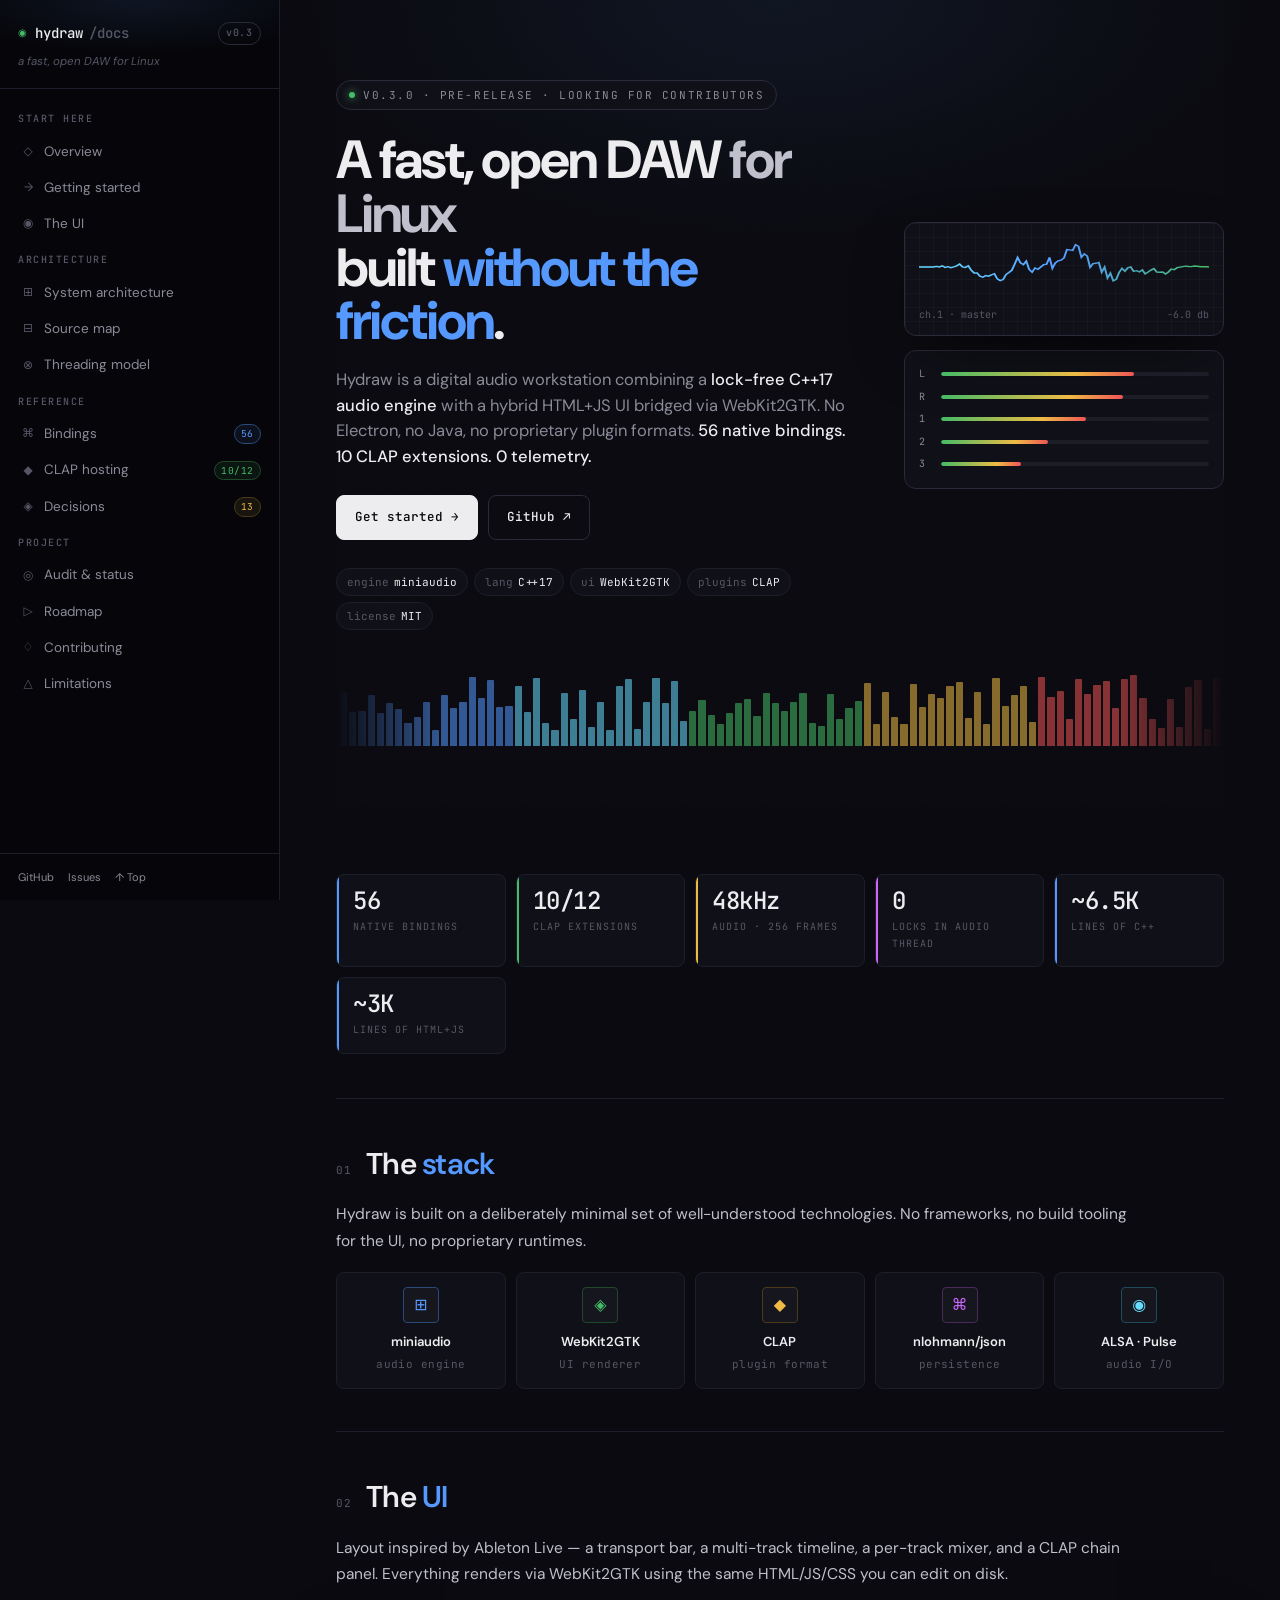
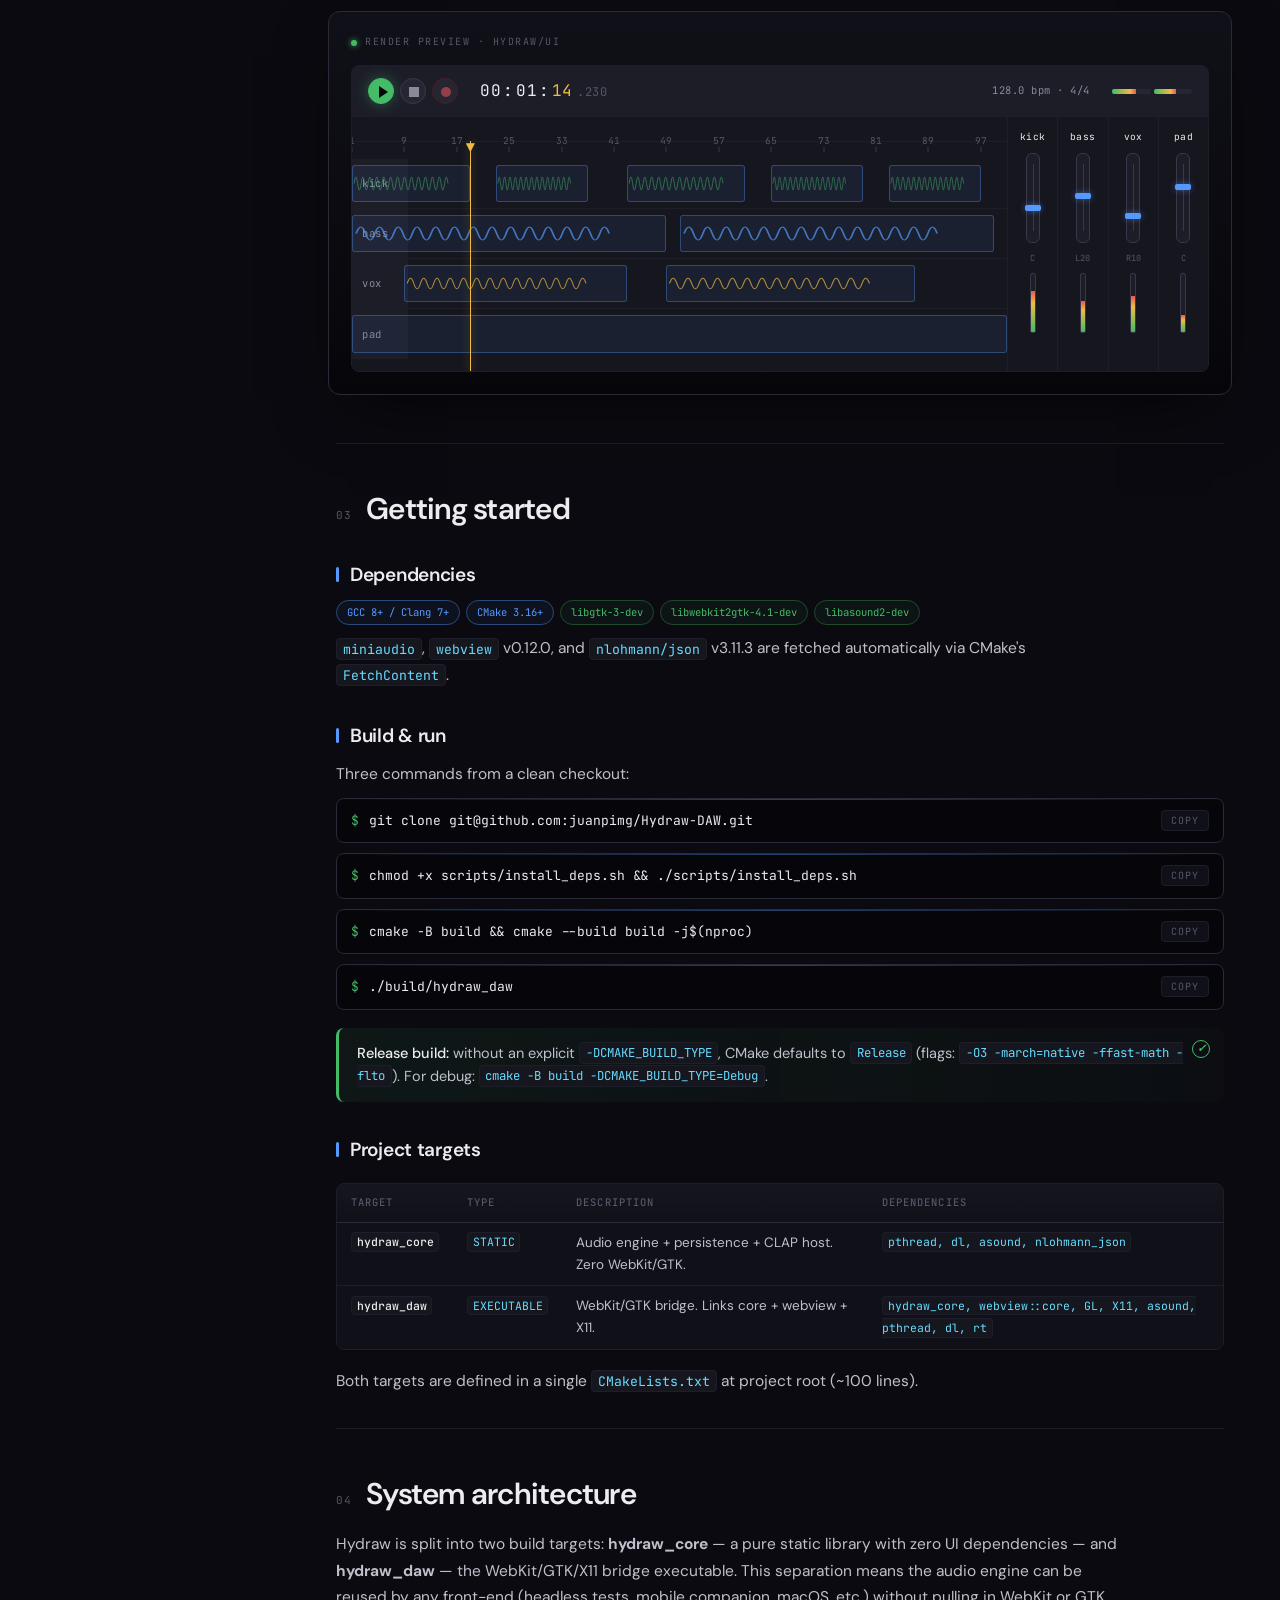
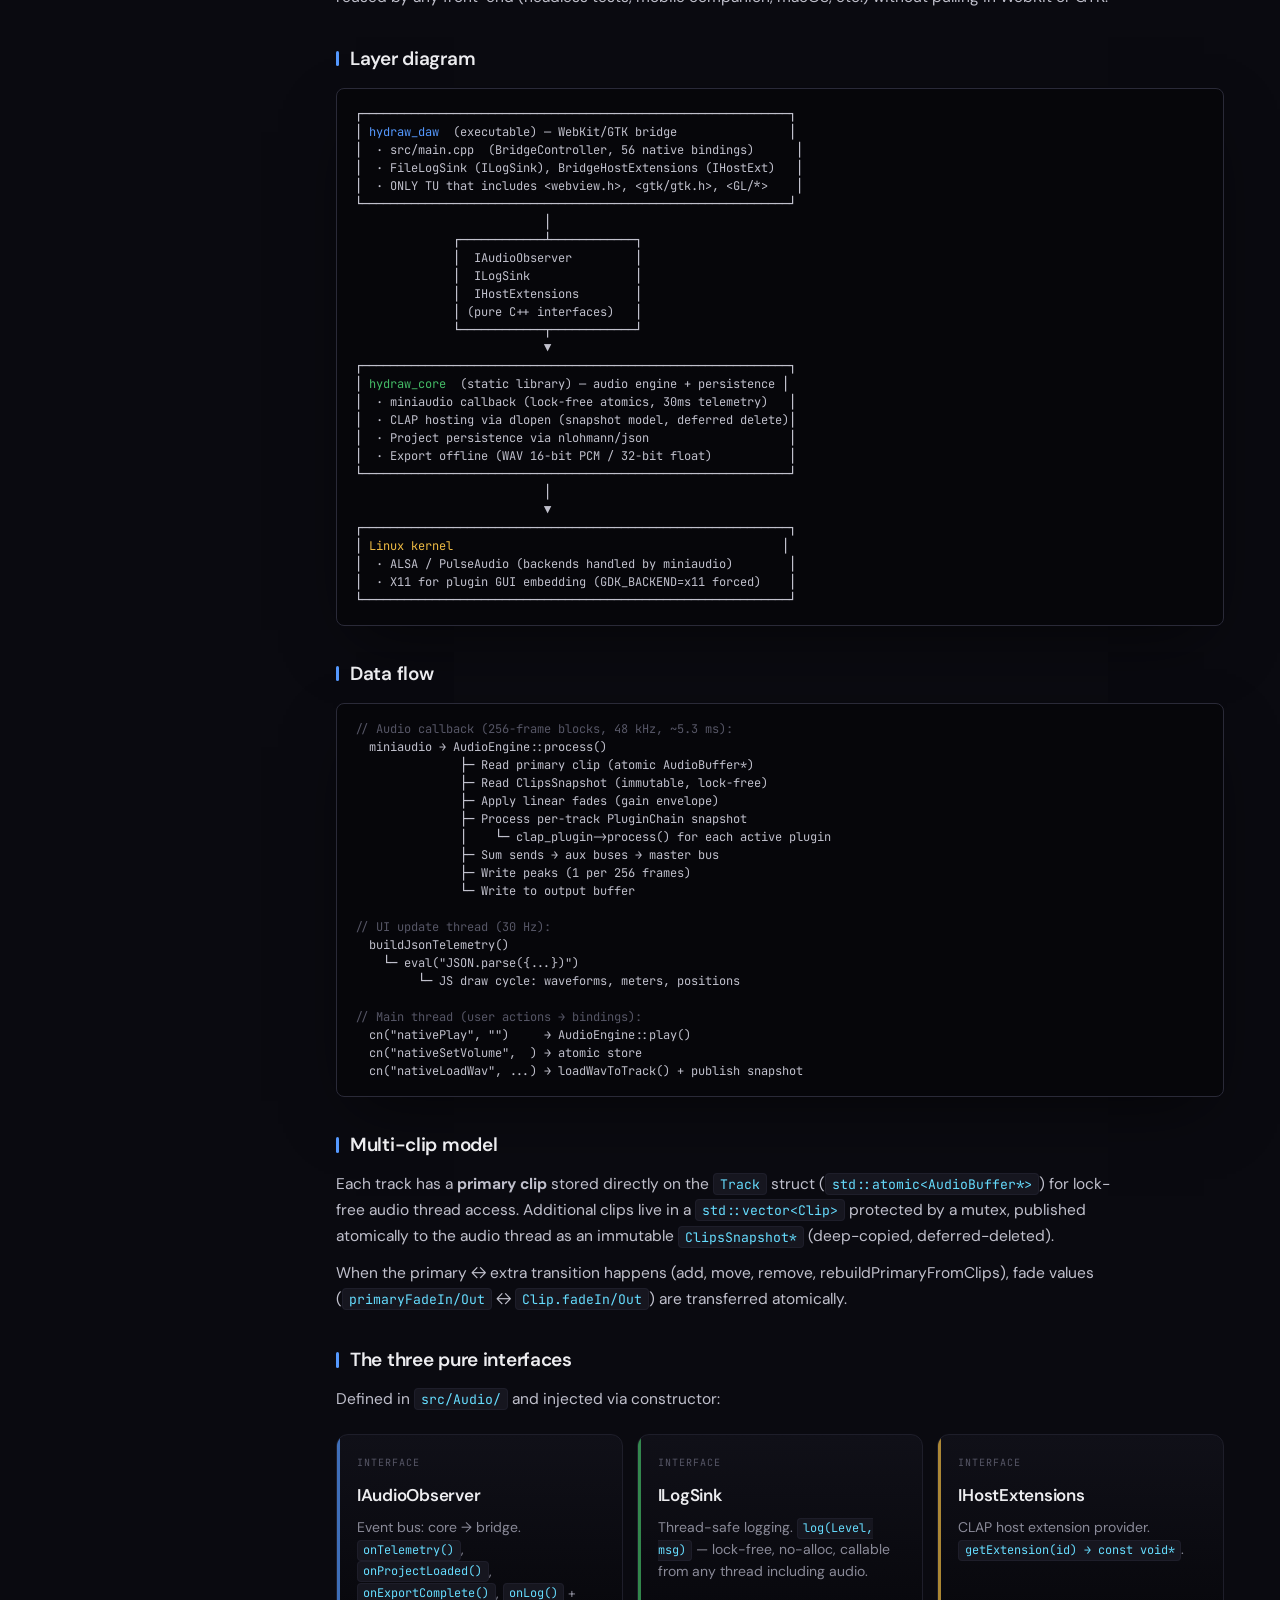
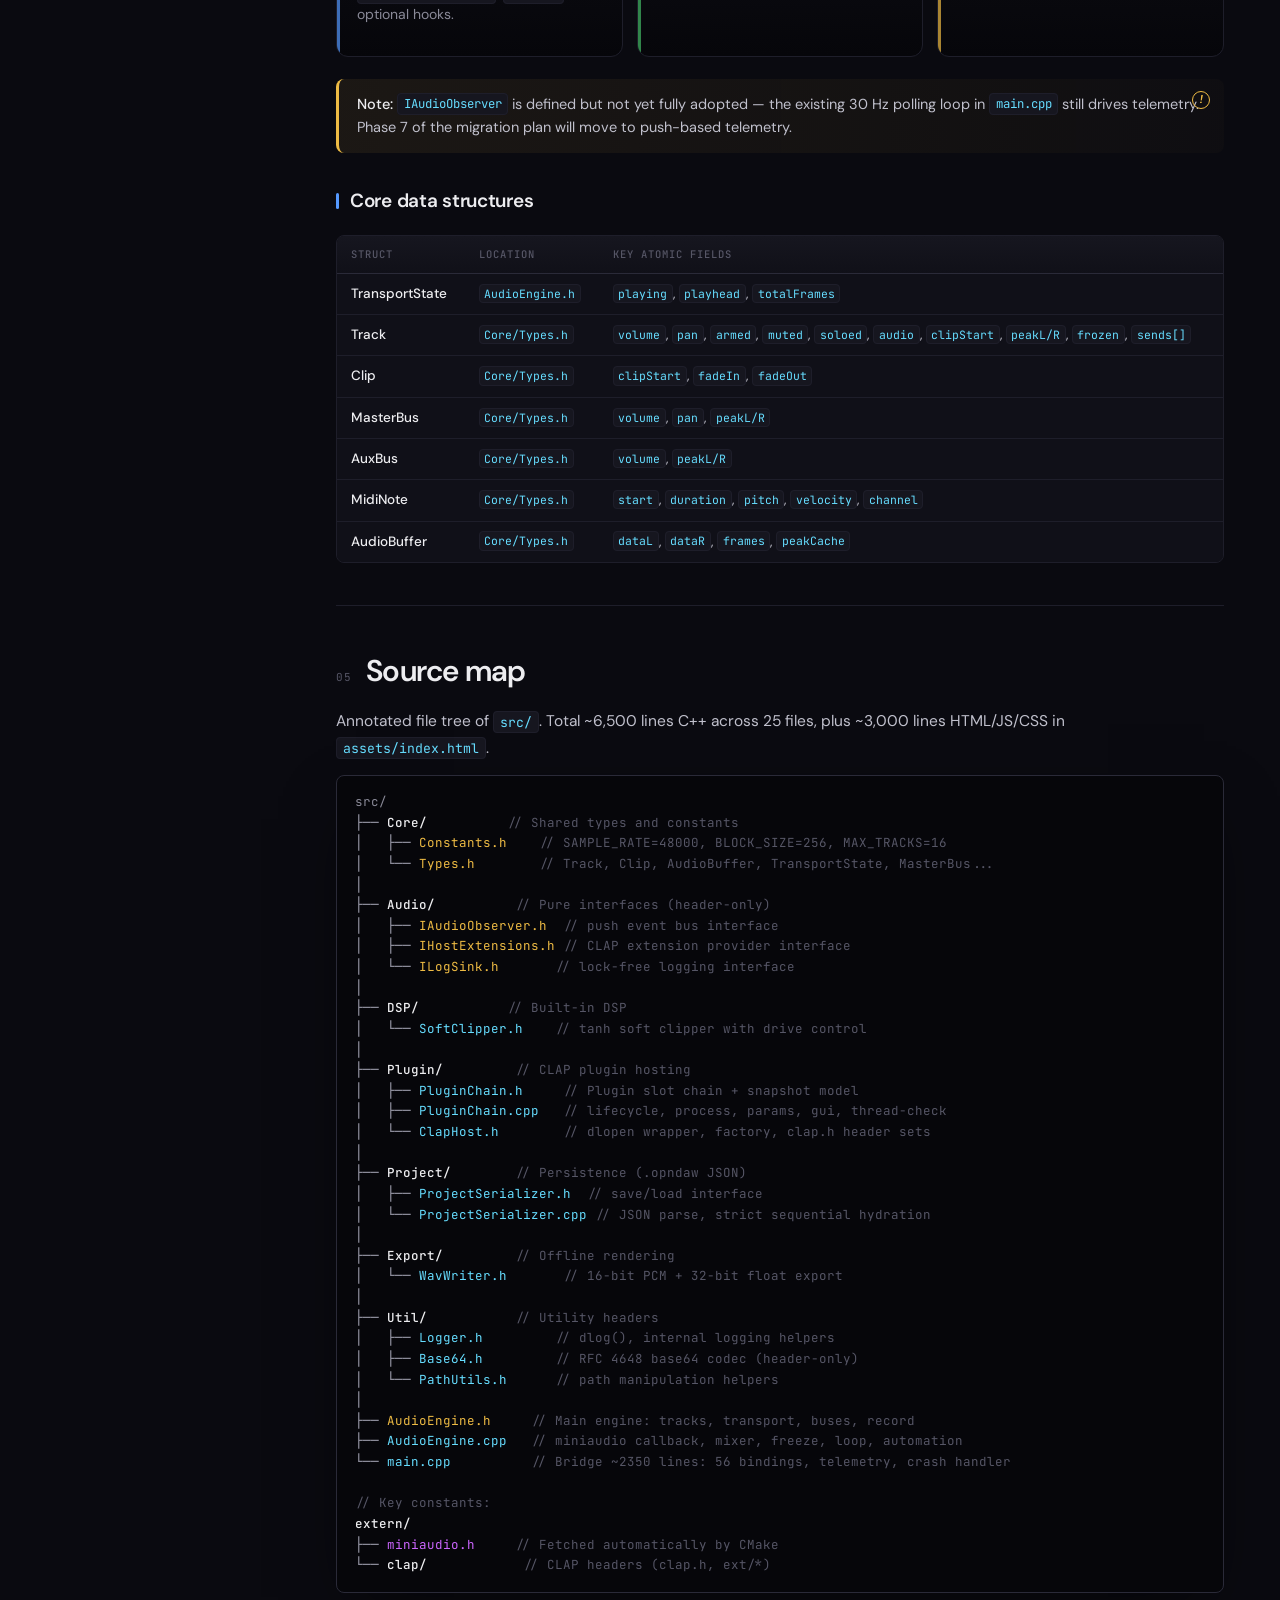
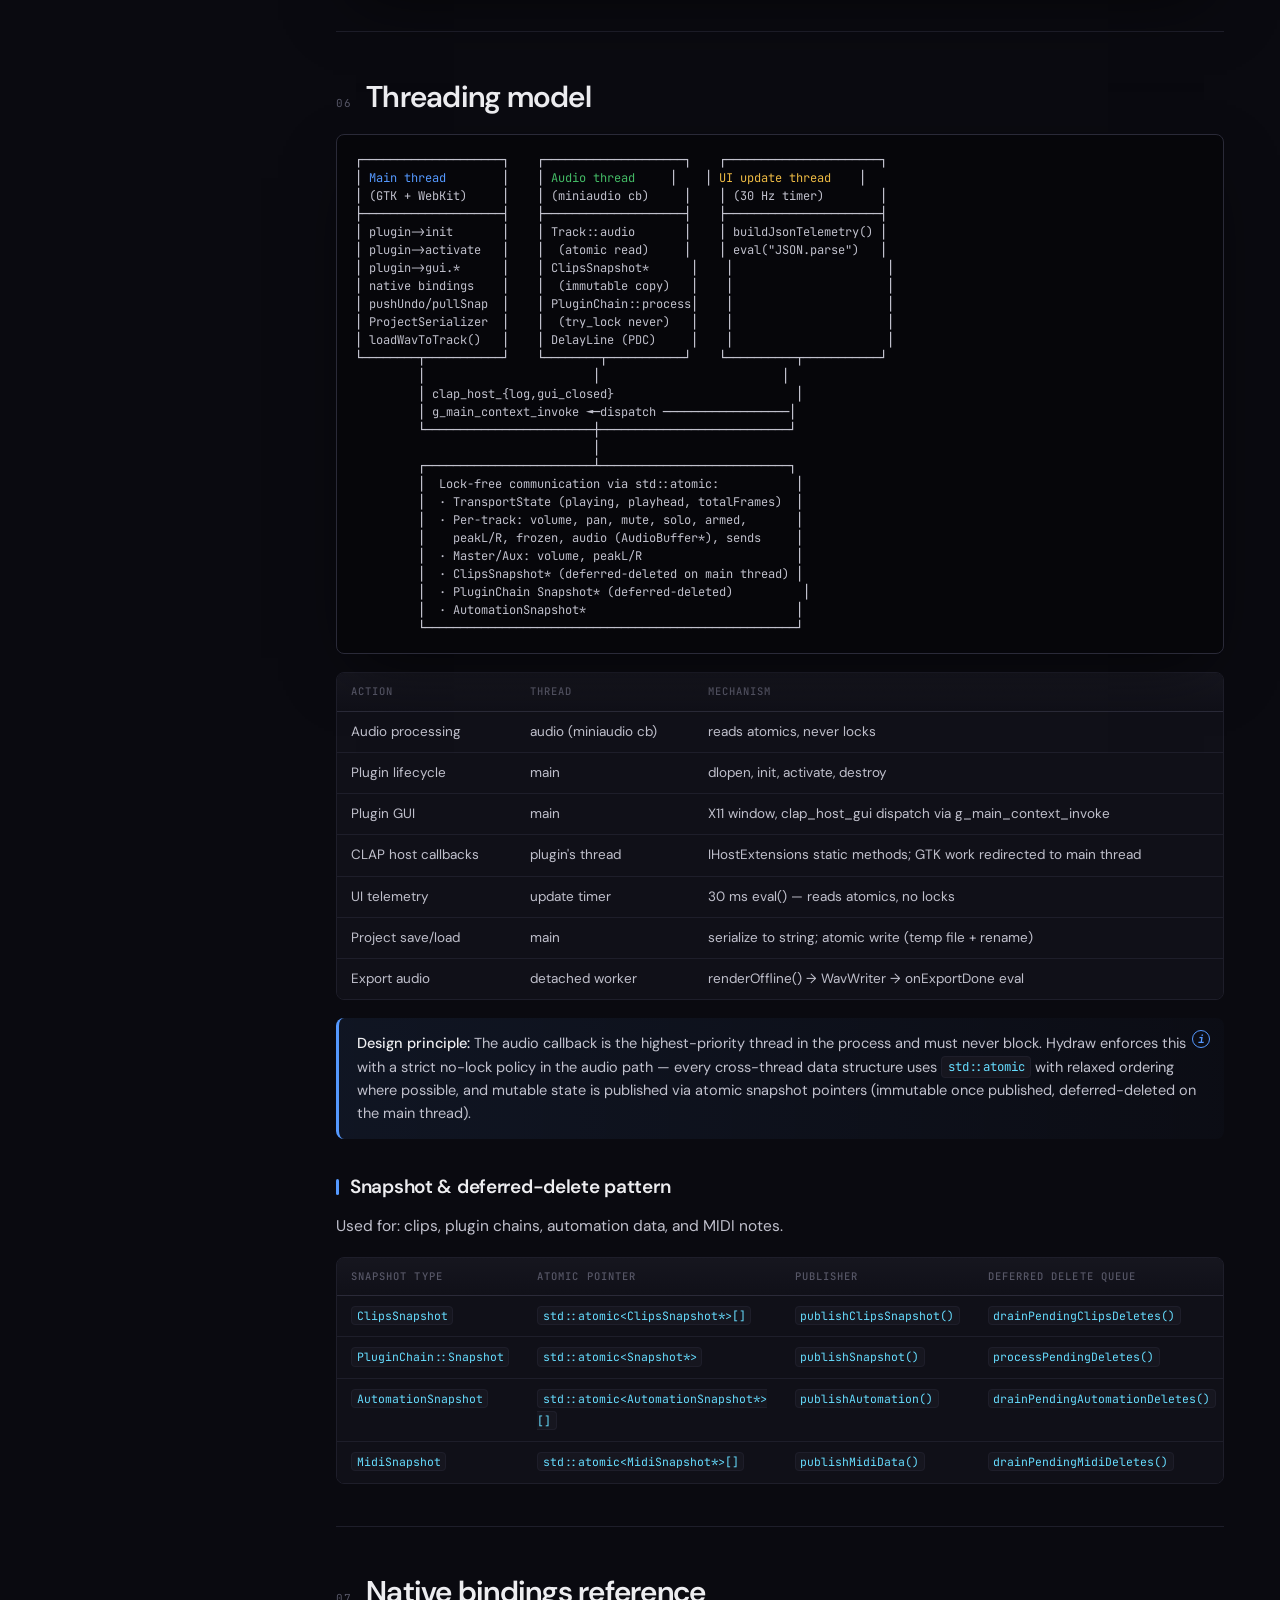
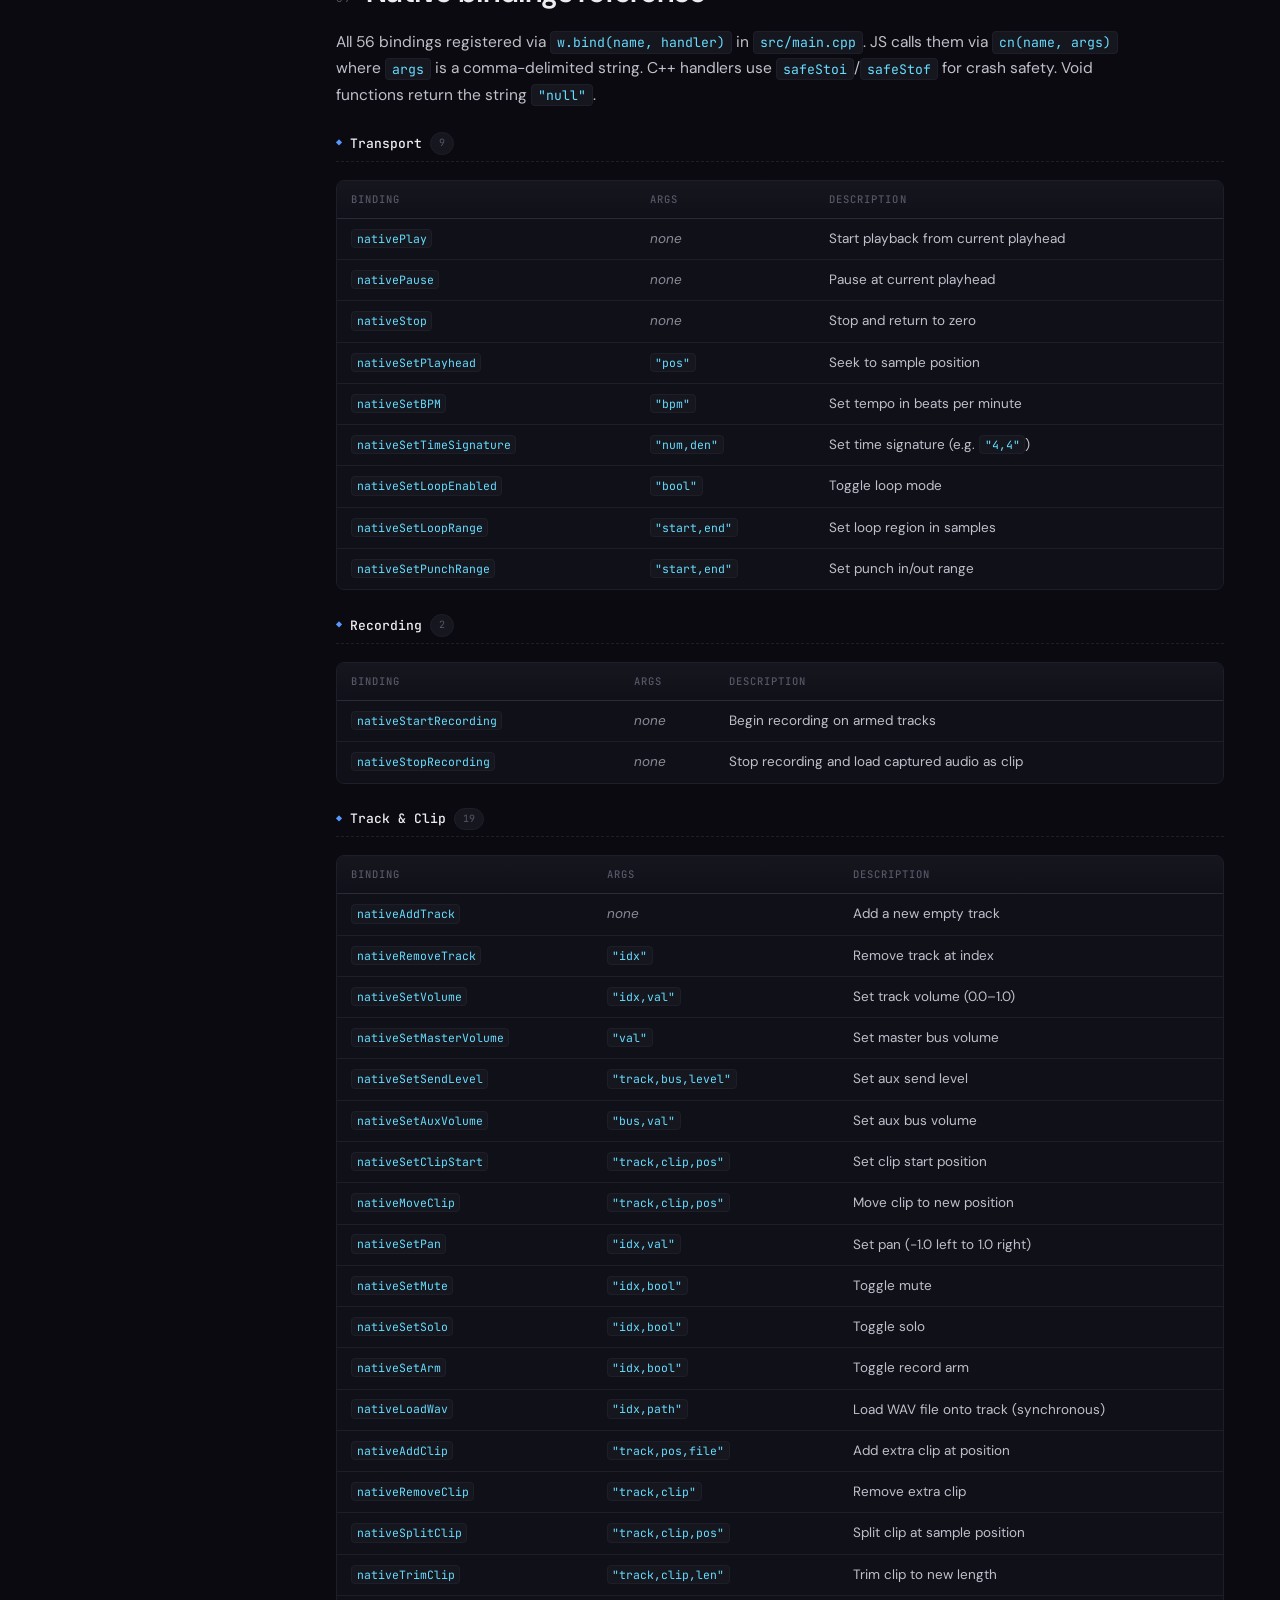
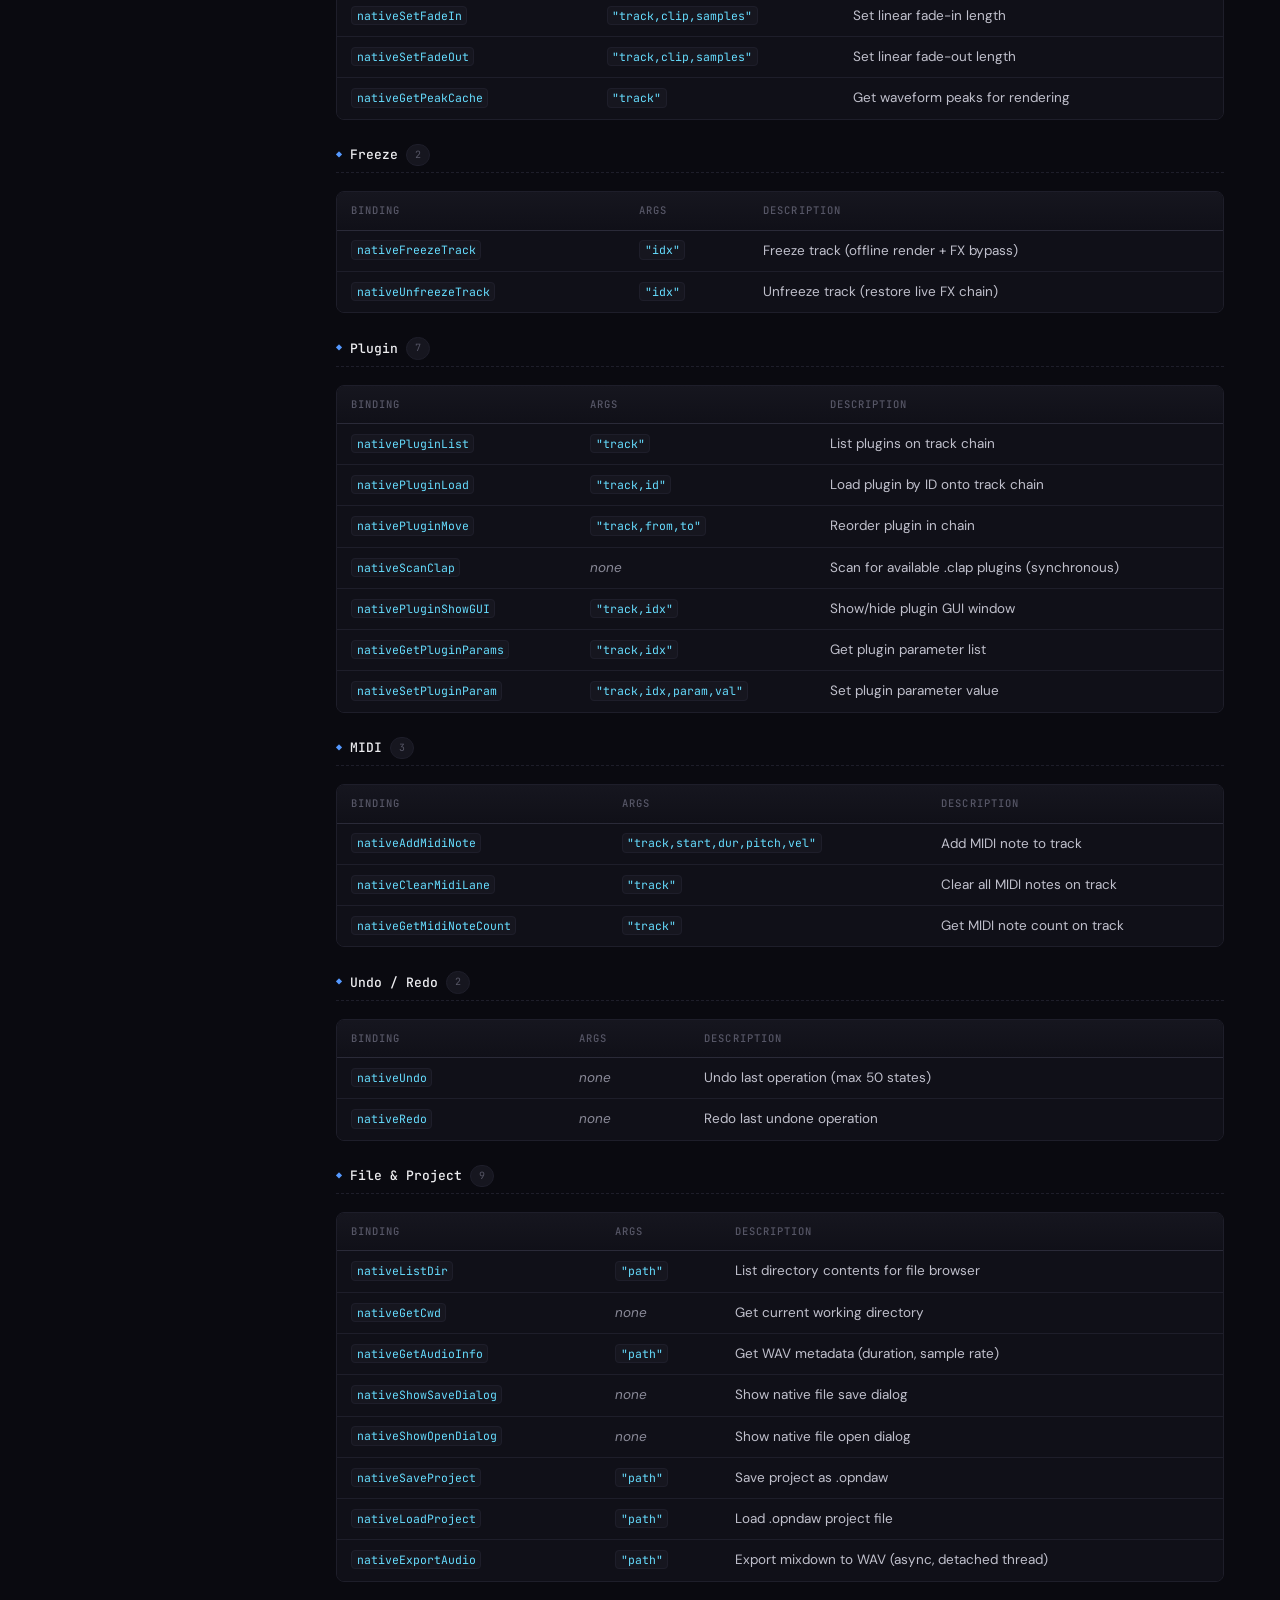
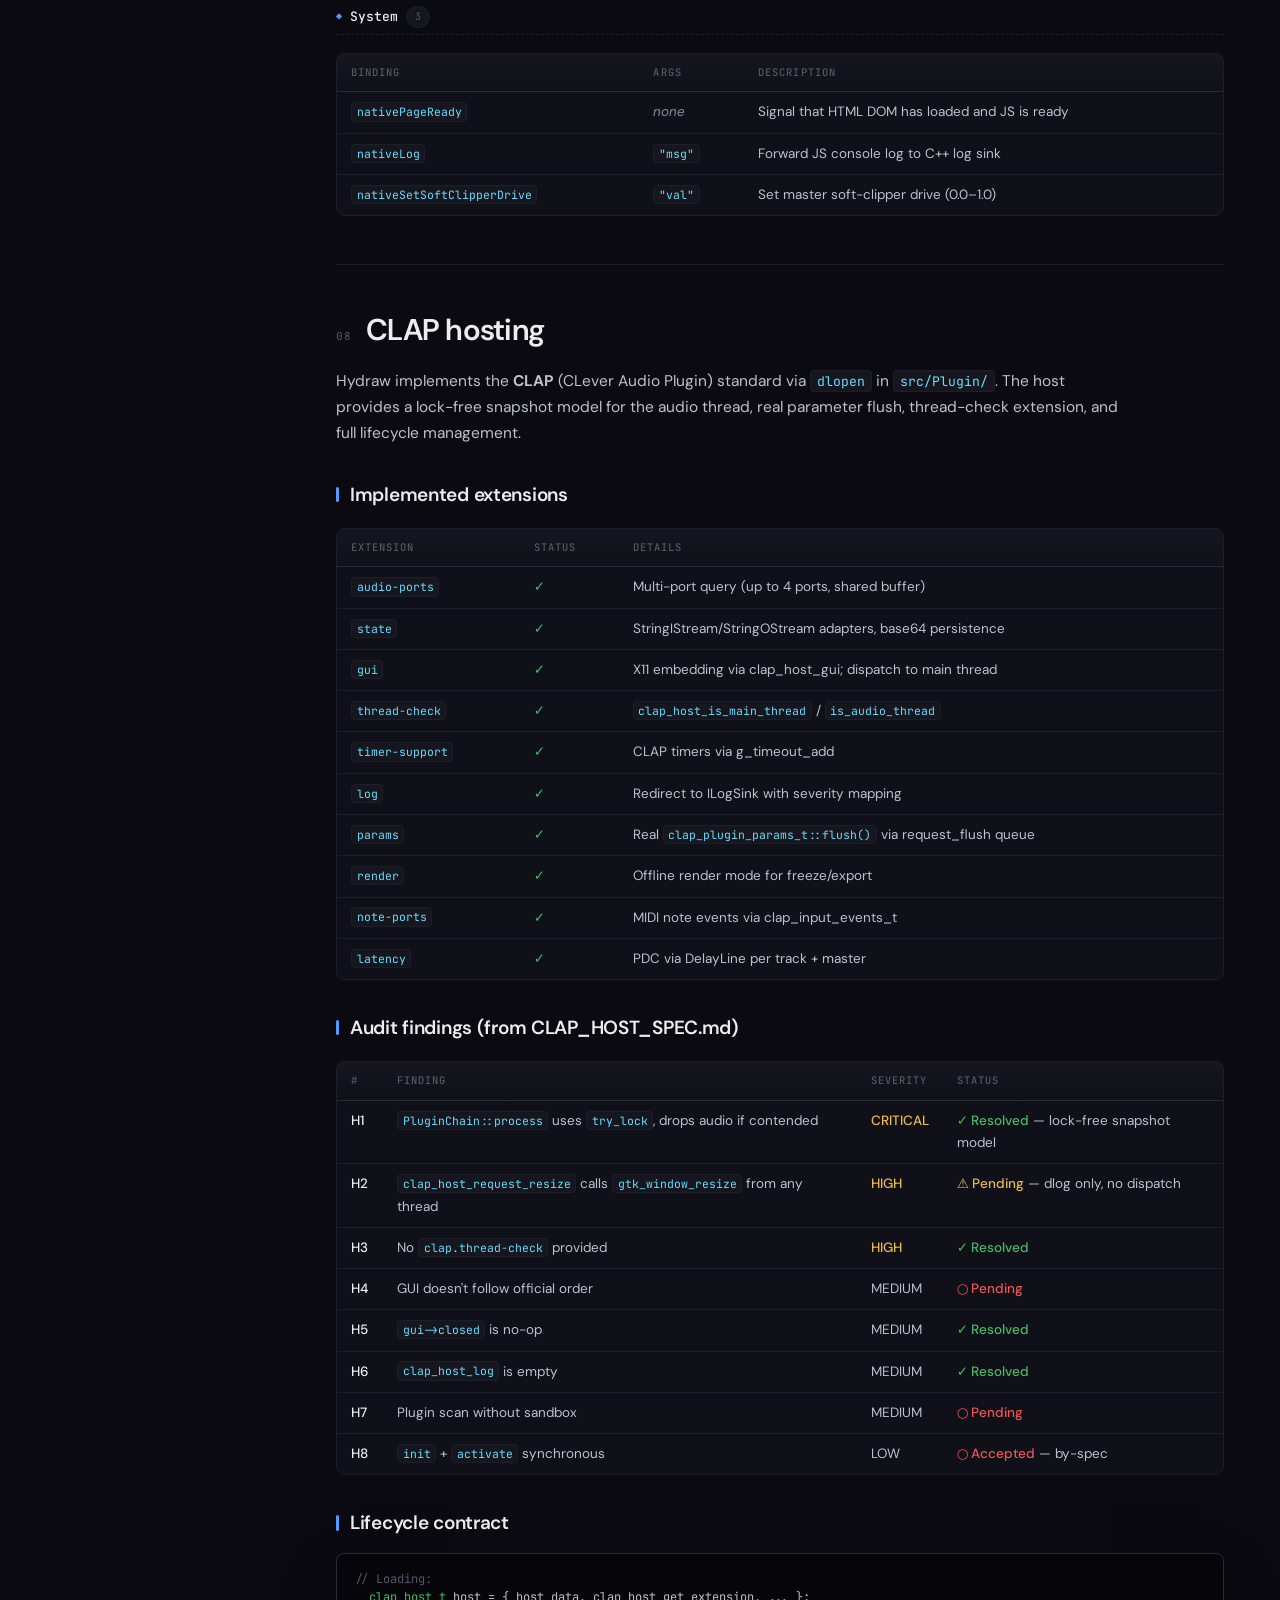
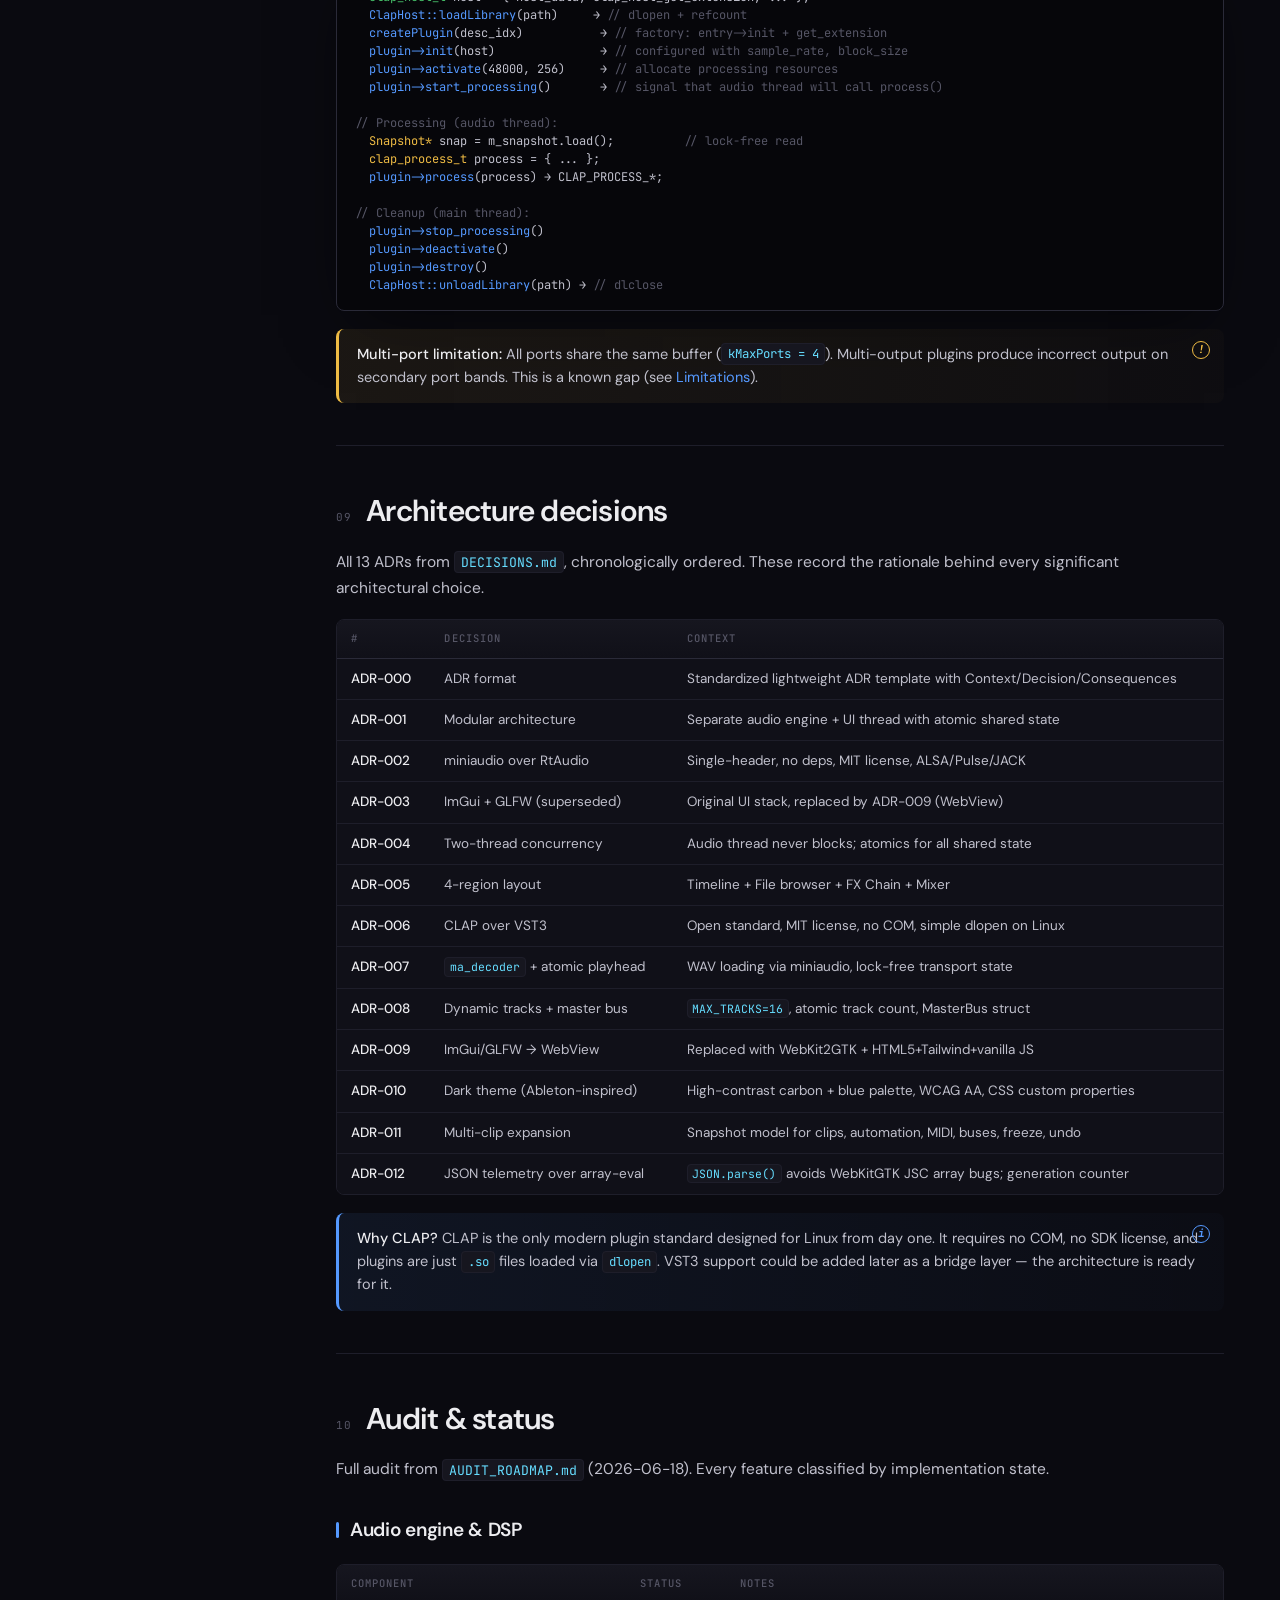
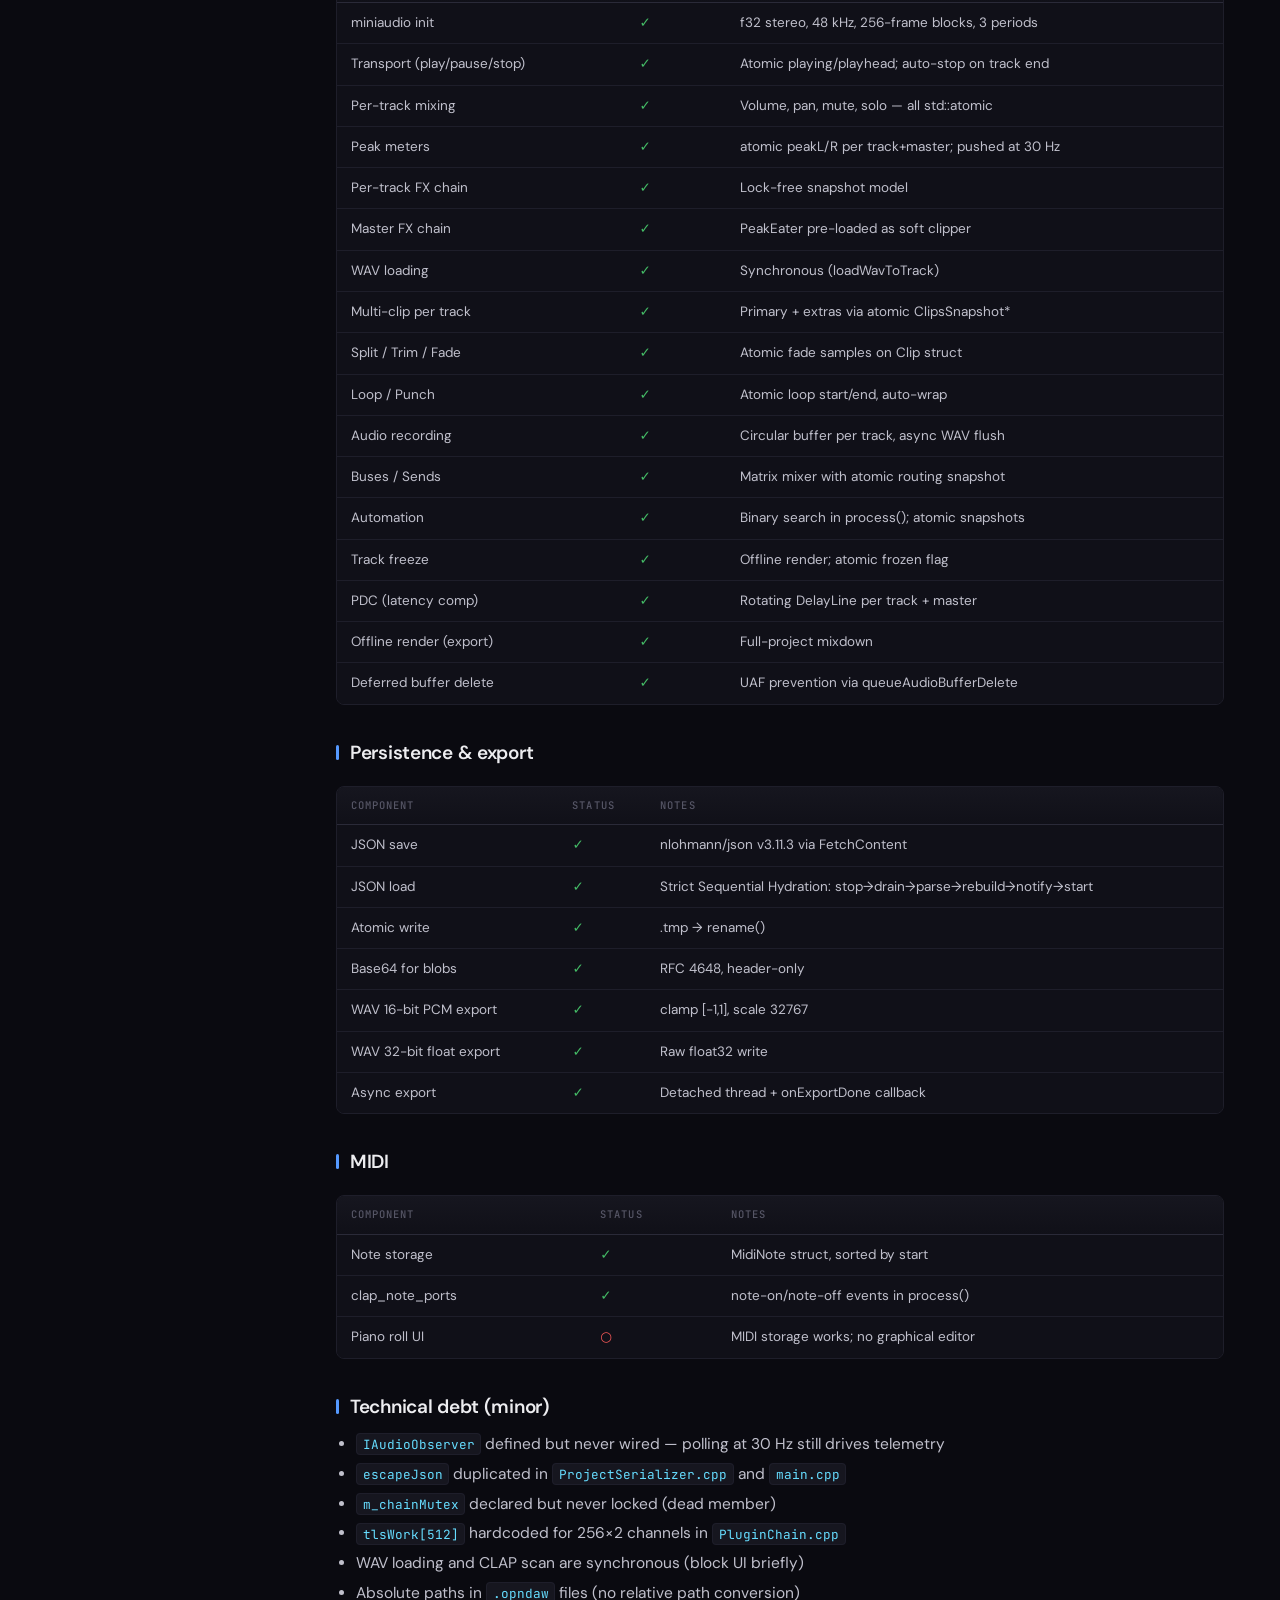
<file: docs/index.html>
<!doctype html>
<html lang="en">
<head>
<meta charset="utf-8"/>
<meta name="viewport" content="width=device-width,initial-scale=1"/>
<title>Hydraw DAW — Technical Documentation</title>
<meta name="description" content="Hydraw DAW technical documentation: lock-free C++17 audio engine, 56 JS→C++ bindings, CLAP hosting, build guide, and architecture for developers."/>
<meta name="theme-color" content="#06060a"/>
<meta property="og:title" content="Hydraw DAW — Technical Documentation"/>
<meta property="og:description" content="Full developer documentation: lock-free audio engine, 56 native bindings, CLAP host spec, ADRs, and audit roadmap."/>
<meta property="og:type" content="website"/>
<link rel="preconnect" href="https://fonts.googleapis.com"/>
<link rel="preconnect" href="https://fonts.gstatic.com" crossorigin/>
<link href="https://fonts.googleapis.com/css2?family=DM+Sans:ital,wght@0,300..700;1,300..700&family=JetBrains+Mono:ital,wght@0,100..800;1,100..800&display=swap" rel="stylesheet"/>
<link rel="stylesheet" href="style.css"/>
</head>
<body>

<a class="skip" href="#start">Skip to content</a>

<!-- ═══ SIDEBAR ═══ -->
<aside class="sidebar" role="navigation" aria-label="Documentation navigation">
  <div class="sidebar-header">
    <div class="sidebar-logo">
      <span class="glyph">◉</span>hydraw<span class="suffix">/docs</span>
      <span class="version">v0.3</span>
    </div>
    <p class="sidebar-tagline">a fast, open DAW for Linux</p>
  </div>
  <nav class="sidebar-nav">
    <div class="sidebar-nav-heading">Start here</div>
    <a href="#start" class="active" data-section="start"><span class="ico">◇</span> Overview</a>
    <a href="#getting-started" data-section="getting-started"><span class="ico">→</span> Getting started</a>
    <a href="#preview" data-section="preview"><span class="ico">◉</span> The UI</a>

    <div class="sidebar-nav-heading">Architecture</div>
    <a href="#architecture" data-section="architecture"><span class="ico">⊞</span> System architecture</a>
    <a href="#source-map" data-section="source-map"><span class="ico">⊟</span> Source map</a>
    <a href="#threading" data-section="threading"><span class="ico">⊗</span> Threading model</a>

    <div class="sidebar-nav-heading">Reference</div>
    <a href="#bindings" data-section="bindings"><span class="ico">⌘</span> Bindings <span class="tag blue">56</span></a>
    <a href="#clap" data-section="clap"><span class="ico">◆</span> CLAP hosting <span class="tag green">10/12</span></a>
    <a href="#adrs" data-section="adrs"><span class="ico">◈</span> Decisions <span class="tag yellow">13</span></a>

    <div class="sidebar-nav-heading">Project</div>
    <a href="#audit" data-section="audit"><span class="ico">◎</span> Audit &amp; status</a>
    <a href="#roadmap" data-section="roadmap"><span class="ico">▷</span> Roadmap</a>
    <a href="#contributing" data-section="contributing"><span class="ico">♢</span> Contributing</a>
    <a href="#limitations" data-section="limitations"><span class="ico">△</span> Limitations</a>
  </nav>
  <div class="sidebar-footer">
    <a href="https://github.com/juanpimg/Hydraw-DAW" target="_blank" rel="noopener">GitHub</a>
    <a href="https://github.com/juanpimg/Hydraw-DAW/issues" target="_blank" rel="noopener">Issues</a>
    <a href="#start">↑ Top</a>
  </div>
</aside>

<!-- ═══ CONTENT ═══ -->
<main class="content" id="start">

<!-- ═══════════ HERO ═══════════ -->
<section class="hero">
  <div class="hero-noise" aria-hidden="true"></div>
  <div class="hero-grid">
    <div class="hero-left">
      <div class="eyebrow"><span class="pulse"></span> v0.3.0 · pre-release · looking for contributors</div>
      <h1>
        A fast, open DAW <span class="alt">for Linux</span><br/>
        built <span class="hl">without the friction</span>.
      </h1>
      <p class="sub">
        Hydraw is a digital audio workstation combining a <strong>lock-free
        C++17 audio engine</strong> with a hybrid HTML+JS UI bridged via
        WebKit2GTK. No Electron, no Java, no proprietary plugin formats.
        <strong>56 native bindings. 10 CLAP extensions. 0 telemetry.</strong>
      </p>
      <div class="hero-cta">
        <a class="btn btn-primary" href="#getting-started">
          <span>Get started</span>
          <span class="arrow">→</span>
        </a>
        <a class="btn btn-ghost" href="https://github.com/juanpimg/Hydraw-DAW" target="_blank" rel="noopener">
          <span>GitHub</span>
          <span class="arrow">↗</span>
        </a>
      </div>
      <div class="hero-meta">
        <span class="badge"><span class="d">engine</span> <span class="v">miniaudio</span></span>
        <span class="badge"><span class="d">lang</span> <span class="v">C++17</span></span>
        <span class="badge"><span class="d">ui</span> <span class="v">WebKit2GTK</span></span>
        <span class="badge"><span class="d">plugins</span> <span class="v">CLAP</span></span>
        <span class="badge"><span class="d">license</span> <span class="v">MIT</span></span>
      </div>
    </div>
    <div class="hero-right">
      <div class="scope">
        <div class="scope-grid"></div>
        <svg class="scope-wave" viewBox="0 0 200 64" preserveAspectRatio="none">
          <path id="scopePath" d="M0,32 Q5,8 10,32 T20,32 T30,32 T40,32 T50,32 T60,32 T70,32 T80,32 T90,32 T100,32 T110,32 T120,32 T130,32 T140,32 T150,32 T160,32 T170,32 T180,32 T190,32 T200,32" fill="none" stroke="url(#scopeGrad)" stroke-width="1.4"/>
          <defs>
            <linearGradient id="scopeGrad" x1="0" x2="1" y1="0" y2="0">
              <stop offset="0" stop-color="#66ddff"/>
              <stop offset=".5" stop-color="#5599ff"/>
              <stop offset="1" stop-color="#44bb66"/>
            </linearGradient>
          </defs>
        </svg>
        <div class="scope-meta">
          <span>ch.1 · master</span><span>−6.0 db</span>
        </div>
      </div>
      <div class="mini-meters">
        <div class="mm-row"><span class="label">L</span><span class="bar"><i></i></span></div>
        <div class="mm-row"><span class="label">R</span><span class="bar"><i></i></span></div>
        <div class="mm-row"><span class="label">1</span><span class="bar"><i></i></span></div>
        <div class="mm-row"><span class="label">2</span><span class="bar"><i></i></span></div>
        <div class="mm-row"><span class="label">3</span><span class="bar"><i></i></span></div>
      </div>
    </div>
  </div>
  <div class="spectrum" id="spectrum" aria-hidden="true"></div>
</section>

<!-- ──────── AT A GLANCE ──────── -->
<section class="section">
  <div class="stats">
    <div class="stat"><div class="v">56</div><div class="l">native bindings</div></div>
    <div class="stat"><div class="v">10/12</div><div class="l">CLAP extensions</div></div>
    <div class="stat"><div class="v">48kHz</div><div class="l">audio · 256 frames</div></div>
    <div class="stat"><div class="v">0</div><div class="l">locks in audio thread</div></div>
    <div class="stat"><div class="v">~6.5K</div><div class="l">lines of C++</div></div>
    <div class="stat"><div class="v">~3K</div><div class="l">lines of HTML+JS</div></div>
  </div>
</section>

<!-- ──────── THE STACK ──────── -->
<section class="section">
  <div class="section-head">
    <span class="num">01</span>
    <h2>The <span class="hl">stack</span></h2>
    <a class="section-anchor" href="#start" aria-label="Link">#</a>
  </div>
  <p>Hydraw is built on a deliberately minimal set of well-understood technologies. No frameworks, no build tooling for the UI, no proprietary runtimes.</p>
  <div class="stack">
    <div class="stack-item">
      <div class="glyph">⊞</div>
      <h4>miniaudio</h4>
      <p>audio engine</p>
    </div>
    <div class="stack-item">
      <div class="glyph">◈</div>
      <h4>WebKit2GTK</h4>
      <p>UI renderer</p>
    </div>
    <div class="stack-item">
      <div class="glyph">◆</div>
      <h4>CLAP</h4>
      <p>plugin format</p>
    </div>
    <div class="stack-item">
      <div class="glyph">⌘</div>
      <h4>nlohmann/json</h4>
      <p>persistence</p>
    </div>
    <div class="stack-item">
      <div class="glyph">◉</div>
      <h4>ALSA · Pulse</h4>
      <p>audio I/O</p>
    </div>
  </div>
</section>

<!-- ──────── UI PREVIEW ──────── -->
<section class="section" id="preview">
  <div class="section-head">
    <span class="num">02</span>
    <h2>The <span class="hl">UI</span></h2>
    <a class="section-anchor" href="#preview" aria-label="Link">#</a>
  </div>
  <p>Layout inspired by Ableton Live — a transport bar, a multi-track timeline, a per-track mixer, and a CLAP chain panel. Everything renders via WebKit2GTK using the same HTML/JS/CSS you can edit on disk.</p>

  <div class="mockup-section">
    <div class="mockup-cap">render preview · hydraw/ui</div>
    <div class="mockup" aria-label="Hydraw DAW user interface preview">
      <div class="mock-transport">
        <div class="mock-buttons">
          <span class="mb mb-play" title="play"></span>
          <span class="mb mb-stop" title="stop"></span>
          <span class="mb mb-rec" title="record"></span>
        </div>
        <div class="mock-time"><span>00</span><span>:</span><span>01</span><span>:</span><span class="hl">14</span><span class="sm">.230</span></div>
        <div class="mock-tempo">128.0 bpm · 4/4</div>
        <div class="mock-meter">
          <span class="mm mm-l"></span>
          <span class="mm mm-r"></span>
        </div>
      </div>

      <div class="mock-body">
        <div class="mock-timeline">
          <div class="mock-ruler">
            <span style="--x:0%">1</span><span style="--x:8%">9</span><span style="--x:16%">17</span>
            <span style="--x:24%">25</span><span style="--x:32%">33</span><span style="--x:40%">41</span>
            <span style="--x:48%">49</span><span style="--x:56%">57</span><span style="--x:64%">65</span>
            <span style="--x:72%">73</span><span style="--x:80%">81</span><span style="--x:88%">89</span>
            <span style="--x:96%">97</span>
          </div>
          <div class="mock-playhead" style="--x:18%"></div>

          <div class="mock-track" style="--row:0">
            <div class="mt-name">kick</div>
            <div class="mt-clip" style="--start:0%; --len:18%">
              <svg viewBox="0 0 200 40" preserveAspectRatio="none"><path d="M2,20 q3,-15 6,0 t6,0 t6,0 t6,0 t6,0 t6,0 t6,0 t6,0 t6,0 t6,0 t6,0 t6,0 t6,0 t6,0 t6,0 t6,0 t6,0 t6,0 t6,0 t6,0 t6,0 t6,0 t6,0 t6,0 t6,0 t6,0 t6,0" fill="none" stroke="#44bb66" stroke-width="1"/></svg>
            </div>
            <div class="mt-clip" style="--start:22%; --len:14%">
              <svg viewBox="0 0 200 40" preserveAspectRatio="none"><path d="M2,20 q3,-15 6,0 t6,0 t6,0 t6,0 t6,0 t6,0 t6,0 t6,0 t6,0 t6,0 t6,0 t6,0 t6,0 t6,0 t6,0 t6,0 t6,0 t6,0 t6,0 t6,0 t6,0 t6,0 t6,0 t6,0 t6,0 t6,0 t6,0" fill="none" stroke="#44bb66" stroke-width="1"/></svg>
            </div>
            <div class="mt-clip" style="--start:42%; --len:18%">
              <svg viewBox="0 0 200 40" preserveAspectRatio="none"><path d="M2,20 q3,-15 6,0 t6,0 t6,0 t6,0 t6,0 t6,0 t6,0 t6,0 t6,0 t6,0 t6,0 t6,0 t6,0 t6,0 t6,0 t6,0 t6,0 t6,0 t6,0 t6,0 t6,0 t6,0 t6,0 t6,0 t6,0 t6,0 t6,0" fill="none" stroke="#44bb66" stroke-width="1"/></svg>
            </div>
            <div class="mt-clip" style="--start:64%; --len:14%">
              <svg viewBox="0 0 200 40" preserveAspectRatio="none"><path d="M2,20 q3,-15 6,0 t6,0 t6,0 t6,0 t6,0 t6,0 t6,0 t6,0 t6,0 t6,0 t6,0 t6,0 t6,0 t6,0 t6,0 t6,0 t6,0 t6,0 t6,0 t6,0 t6,0 t6,0 t6,0 t6,0 t6,0 t6,0 t6,0" fill="none" stroke="#44bb66" stroke-width="1"/></svg>
            </div>
            <div class="mt-clip" style="--start:82%; --len:14%">
              <svg viewBox="0 0 200 40" preserveAspectRatio="none"><path d="M2,20 q3,-15 6,0 t6,0 t6,0 t6,0 t6,0 t6,0 t6,0 t6,0 t6,0 t6,0 t6,0 t6,0 t6,0 t6,0 t6,0 t6,0 t6,0 t6,0 t6,0 t6,0 t6,0 t6,0 t6,0 t6,0 t6,0 t6,0 t6,0" fill="none" stroke="#44bb66" stroke-width="1"/></svg>
            </div>
          </div>

          <div class="mock-track" style="--row:1">
            <div class="mt-name">bass</div>
            <div class="mt-clip" style="--start:0%; --len:48%">
              <svg viewBox="0 0 200 40" preserveAspectRatio="none"><path d="M2,20 q3,-15 6,0 t6,0 t6,0 t6,0 t6,0 t6,0 t6,0 t6,0 t6,0 t6,0 t6,0 t6,0 t6,0 t6,0 t6,0 t6,0 t6,0 t6,0 t6,0 t6,0 t6,0 t6,0 t6,0 t6,0 t6,0 t6,0 t6,0" fill="none" stroke="#5599ff" stroke-width="1.2"/></svg>
            </div>
            <div class="mt-clip" style="--start:50%; --len:48%">
              <svg viewBox="0 0 200 40" preserveAspectRatio="none"><path d="M2,20 q3,-15 6,0 t6,0 t6,0 t6,0 t6,0 t6,0 t6,0 t6,0 t6,0 t6,0 t6,0 t6,0 t6,0 t6,0 t6,0 t6,0 t6,0 t6,0 t6,0 t6,0 t6,0 t6,0 t6,0 t6,0 t6,0 t6,0 t6,0" fill="none" stroke="#5599ff" stroke-width="1.2"/></svg>
            </div>
          </div>

          <div class="mock-track" style="--row:2">
            <div class="mt-name">vox</div>
            <div class="mt-clip" style="--start:8%; --len:34%">
              <svg viewBox="0 0 200 40" preserveAspectRatio="none"><path d="M2,20 q3,-12 6,0 t6,0 t6,0 t6,0 t6,0 t6,0 t6,0 t6,0 t6,0 t6,0 t6,0 t6,0 t6,0 t6,0 t6,0 t6,0 t6,0 t6,0 t6,0 t6,0 t6,0 t6,0 t6,0 t6,0 t6,0 t6,0 t6,0" fill="none" stroke="#eebb44" stroke-width="1"/></svg>
            </div>
            <div class="mt-clip" style="--start:48%; --len:38%">
              <svg viewBox="0 0 200 40" preserveAspectRatio="none"><path d="M2,20 q3,-12 6,0 t6,0 t6,0 t6,0 t6,0 t6,0 t6,0 t6,0 t6,0 t6,0 t6,0 t6,0 t6,0 t6,0 t6,0 t6,0 t6,0 t6,0 t6,0 t6,0 t6,0 t6,0 t6,0 t6,0 t6,0 t6,0 t6,0" fill="none" stroke="#eebb44" stroke-width="1"/></svg>
            </div>
          </div>

          <div class="mock-track" style="--row:3">
            <div class="mt-name">pad</div>
            <div class="mt-clip" style="--start:0%; --len:100%"></div>
          </div>
        </div>

        <div class="mock-mixer">
          <div class="mix-ch">
            <div class="mix-name">kick</div>
            <div class="mix-fader"><div class="mix-knob" style="--p:62%"></div></div>
            <div class="mix-pan">C</div>
            <div class="mix-mtr"><i style="--w:70%"></i></div>
          </div>
          <div class="mix-ch">
            <div class="mix-name">bass</div>
            <div class="mix-fader"><div class="mix-knob" style="--p:48%"></div></div>
            <div class="mix-pan">L20</div>
            <div class="mix-mtr"><i style="--w:54%"></i></div>
          </div>
          <div class="mix-ch">
            <div class="mix-name">vox</div>
            <div class="mix-fader"><div class="mix-knob" style="--p:70%"></div></div>
            <div class="mix-pan">R10</div>
            <div class="mix-mtr"><i style="--w:62%"></i></div>
          </div>
          <div class="mix-ch">
            <div class="mix-name">pad</div>
            <div class="mix-fader"><div class="mix-knob" style="--p:38%"></div></div>
            <div class="mix-pan">C</div>
            <div class="mix-mtr"><i style="--w:30%"></i></div>
          </div>
        </div>
      </div>
    </div>
  </div>
</section>

<!-- ──────── GETTING STARTED ──────── -->
<section class="section" id="getting-started">
  <div class="section-head">
    <span class="num">03</span>
    <h2>Getting started</h2>
    <a class="section-anchor" href="#getting-started" aria-label="Link">#</a>
  </div>

  <h3>Dependencies</h3>
  <div class="chip-group">
    <span class="chip blue">GCC 8+ / Clang 7+</span>
    <span class="chip blue">CMake 3.16+</span>
    <span class="chip green">libgtk-3-dev</span>
    <span class="chip green">libwebkit2gtk-4.1-dev</span>
    <span class="chip green">libasound2-dev</span>
  </div>
  <p><code>miniaudio</code>, <code>webview</code> v0.12.0, and <code>nlohmann/json</code> v3.11.3 are fetched automatically via CMake's <code>FetchContent</code>.</p>

  <h3>Build &amp; run</h3>
  <p>Three commands from a clean checkout:</p>

  <div class="term" data-copy="git clone git@github.com:juanpimg/Hydraw-DAW.git">
    <span class="prompt">$</span>
    <code>git clone git@github.com:juanpimg/Hydraw-DAW.git</code>
    <button class="copy" data-copy="git clone git@github.com:juanpimg/Hydraw-DAW.git" aria-label="Copy">copy</button>
  </div>
  <div class="term" data-copy="chmod +x scripts/install_deps.sh && ./scripts/install_deps.sh">
    <span class="prompt">$</span>
    <code>chmod +x scripts/install_deps.sh &amp;&amp; ./scripts/install_deps.sh</code>
    <button class="copy" data-copy="chmod +x scripts/install_deps.sh && ./scripts/install_deps.sh" aria-label="Copy">copy</button>
  </div>
  <div class="term" data-copy="cmake -B build && cmake --build build -j$(nproc)">
    <span class="prompt">$</span>
    <code>cmake -B build &amp;&amp; cmake --build build -j$(nproc)</code>
    <button class="copy" data-copy="cmake -B build && cmake --build build -j$(nproc)" aria-label="Copy">copy</button>
  </div>
  <div class="term" data-copy="./build/hydraw_daw">
    <span class="prompt">$</span>
    <code>./build/hydraw_daw</code>
    <button class="copy" data-copy="./build/hydraw_daw" aria-label="Copy">copy</button>
  </div>

  <div class="callout good">
    <strong>Release build:</strong> without an explicit <code>-DCMAKE_BUILD_TYPE</code>,
    CMake defaults to <code>Release</code> (flags: <code>-O3 -march=native -ffast-math -flto</code>).
    For debug: <code>cmake -B build -DCMAKE_BUILD_TYPE=Debug</code>.
  </div>

  <h3>Project targets</h3>
  <div class="table-wrap">
  <table>
    <thead><tr><th>Target</th><th>Type</th><th>Description</th><th>Dependencies</th></tr></thead>
    <tbody>
      <tr><td><code><strong>hydraw_core</strong></code></td><td><code>STATIC</code></td><td>Audio engine + persistence + CLAP host. Zero WebKit/GTK.</td><td><code>pthread, dl, asound, nlohmann_json</code></td></tr>
      <tr><td><code><strong>hydraw_daw</strong></code></td><td><code>EXECUTABLE</code></td><td>WebKit/GTK bridge. Links core + webview + X11.</td><td><code>hydraw_core, webview::core, GL, X11, asound, pthread, dl, rt</code></td></tr>
    </tbody>
  </table>
  </div>
  <p>Both targets are defined in a single <code>CMakeLists.txt</code> at project root (~100 lines).</p>
</section>

<!-- ──────── ARCHITECTURE ──────── -->
<section class="section" id="architecture">
  <div class="section-head">
    <span class="num">04</span>
    <h2>System architecture</h2>
    <a class="section-anchor" href="#architecture" aria-label="Link">#</a>
  </div>

  <p>Hydraw is split into two build targets: <strong>hydraw_core</strong> — a pure static library with zero UI dependencies — and <strong>hydraw_daw</strong> — the WebKit/GTK/X11 bridge executable. This separation means the audio engine can be reused by any front-end (headless tests, mobile companion, macOS, etc.) without pulling in WebKit or GTK.</p>

  <h3>Layer diagram</h3>
  <pre class="diagram">┌─────────────────────────────────────────────────────────────┐
│ <span class="hl-b">hydraw_daw</span>  (executable) — WebKit/GTK bridge                │
│  · src/main.cpp  (BridgeController, 56 native bindings)      │
│  · FileLogSink (ILogSink), BridgeHostExtensions (IHostExt)   │
│  · ONLY TU that includes &lt;webview.h&gt;, &lt;gtk/gtk.h&gt;, &lt;GL/*&gt;    │
└─────────────────────────────────────────────────────────────┘
                           │
              ┌────────────┴────────────┐
              │  IAudioObserver         │
              │  ILogSink               │
              │  IHostExtensions        │
              │ (pure C++ interfaces)   │
              └────────────┬────────────┘
                           ▼
┌─────────────────────────────────────────────────────────────┐
│ <span class="hl-g">hydraw_core</span>  (static library) — audio engine + persistence │
│  · miniaudio callback (lock-free atomics, 30ms telemetry)   │
│  · CLAP hosting via dlopen (snapshot model, deferred delete)│
│  · Project persistence via nlohmann/json                    │
│  · Export offline (WAV 16-bit PCM / 32-bit float)           │
└─────────────────────────────────────────────────────────────┘
                           │
                           ▼
┌─────────────────────────────────────────────────────────────┐
│ <span class="hl-y">Linux kernel</span>                                               │
│  · ALSA / PulseAudio (backends handled by miniaudio)        │
│  · X11 for plugin GUI embedding (GDK_BACKEND=x11 forced)    │
└─────────────────────────────────────────────────────────────┘</pre>

  <h3>Data flow</h3>
  <pre class="diagram"><span class="c">// Audio callback (256-frame blocks, 48 kHz, ~5.3 ms):</span>
  miniaudio → AudioEngine::process()
               ├─ Read primary clip (atomic AudioBuffer*)
               ├─ Read ClipsSnapshot (immutable, lock-free)
               ├─ Apply linear fades (gain envelope)
               ├─ Process per-track PluginChain snapshot
               │    └─ clap_plugin->process() for each active plugin
               ├─ Sum sends → aux buses → master bus
               ├─ Write peaks (1 per 256 frames)
               └─ Write to output buffer

<span class="c">// UI update thread (30 Hz):</span>
  buildJsonTelemetry()
    └─ eval("JSON.parse({...})")
         └─ JS draw cycle: waveforms, meters, positions

<span class="c">// Main thread (user actions → bindings):</span>
  cn("nativePlay", "")     → AudioEngine::play()
  cn("nativeSetVolume",  ) → atomic store
  cn("nativeLoadWav", ...) → loadWavToTrack() + publish snapshot</pre>

  <h3>Multi-clip model</h3>
  <p>Each track has a <strong>primary clip</strong> stored directly on the <code>Track</code> struct (<code>std::atomic&lt;AudioBuffer*&gt;</code>) for lock-free audio thread access. Additional clips live in a <code>std::vector&lt;Clip&gt;</code> protected by a mutex, published atomically to the audio thread as an immutable <code>ClipsSnapshot*</code> (deep-copied, deferred-deleted).</p>
  <p>When the primary ↔ extra transition happens (add, move, remove, rebuildPrimaryFromClips), fade values (<code>primaryFadeIn/Out</code> ↔ <code>Clip.fadeIn/Out</code>) are transferred atomically.</p>

  <h3>The three pure interfaces</h3>
  <p>Defined in <code>src/Audio/</code> and injected via constructor:</p>
  <div class="card-grid">
    <div class="card card-blue">
      <span class="card-num">interface</span>
      <h3>IAudioObserver</h3>
      <p>Event bus: core → bridge. <code>onTelemetry()</code>, <code>onProjectLoaded()</code>, <code>onExportComplete()</code>, <code>onLog()</code> + optional hooks.</p>
    </div>
    <div class="card card-green">
      <span class="card-num">interface</span>
      <h3>ILogSink</h3>
      <p>Thread-safe logging. <code>log(Level, msg)</code> — lock-free, no-alloc, callable from any thread including audio.</p>
    </div>
    <div class="card card-yellow">
      <span class="card-num">interface</span>
      <h3>IHostExtensions</h3>
      <p>CLAP host extension provider. <code>getExtension(id) → const void*</code>.</p>
    </div>
  </div>

  <div class="callout warn">
    <strong>Note:</strong> <code>IAudioObserver</code> is defined but not yet fully adopted —
    the existing 30 Hz polling loop in <code>main.cpp</code> still drives
    telemetry. Phase 7 of the migration plan will move to push-based telemetry.
  </div>

  <h3>Core data structures</h3>
  <div class="table-wrap">
  <table>
    <thead><tr><th>Struct</th><th>Location</th><th>Key atomic fields</th></tr></thead>
    <tbody>
      <tr><td><strong>TransportState</strong></td><td><code>AudioEngine.h</code></td><td><code>playing</code>, <code>playhead</code>, <code>totalFrames</code></td></tr>
      <tr><td><strong>Track</strong></td><td><code>Core/Types.h</code></td><td><code>volume</code>, <code>pan</code>, <code>armed</code>, <code>muted</code>, <code>soloed</code>, <code>audio</code>, <code>clipStart</code>, <code>peakL/R</code>, <code>frozen</code>, <code>sends[]</code></td></tr>
      <tr><td><strong>Clip</strong></td><td><code>Core/Types.h</code></td><td><code>clipStart</code>, <code>fadeIn</code>, <code>fadeOut</code></td></tr>
      <tr><td><strong>MasterBus</strong></td><td><code>Core/Types.h</code></td><td><code>volume</code>, <code>pan</code>, <code>peakL/R</code></td></tr>
      <tr><td><strong>AuxBus</strong></td><td><code>Core/Types.h</code></td><td><code>volume</code>, <code>peakL/R</code></td></tr>
      <tr><td><strong>MidiNote</strong></td><td><code>Core/Types.h</code></td><td><code>start</code>, <code>duration</code>, <code>pitch</code>, <code>velocity</code>, <code>channel</code></td></tr>
      <tr><td><strong>AudioBuffer</strong></td><td><code>Core/Types.h</code></td><td><code>dataL</code>, <code>dataR</code>, <code>frames</code>, <code>peakCache</code></td></tr>
    </tbody>
  </table>
  </div>
</section>

<!-- ──────── SOURCE MAP ──────── -->
<section class="section" id="source-map">
  <div class="section-head">
    <span class="num">05</span>
    <h2>Source map</h2>
    <a class="section-anchor" href="#source-map" aria-label="Link">#</a>
  </div>
  <p>Annotated file tree of <code>src/</code>. Total ~6,500 lines C++ across 25 files, plus ~3,000 lines HTML/JS/CSS in <code>assets/index.html</code>.</p>

  <pre class="file-tree">src/
├── <span class="dir">Core/</span>          <span class="cmt">// Shared types and constants</span>
│   ├── <span class="hdr">Constants.h</span>    <span class="cmt">// SAMPLE_RATE=48000, BLOCK_SIZE=256, MAX_TRACKS=16</span>
│   └── <span class="hdr">Types.h</span>        <span class="cmt">// Track, Clip, AudioBuffer, TransportState, MasterBus...</span>
│
├── <span class="dir">Audio/</span>          <span class="cmt">// Pure interfaces (header-only)</span>
│   ├── <span class="hdr">IAudioObserver.h</span>  <span class="cmt">// push event bus interface</span>
│   ├── <span class="hdr">IHostExtensions.h</span> <span class="cmt">// CLAP extension provider interface</span>
│   └── <span class="hdr">ILogSink.h</span>       <span class="cmt">// lock-free logging interface</span>
│
├── <span class="dir">DSP/</span>           <span class="cmt">// Built-in DSP</span>
│   └── <span class="src">SoftClipper.h</span>    <span class="cmt">// tanh soft clipper with drive control</span>
│
├── <span class="dir">Plugin/</span>         <span class="cmt">// CLAP plugin hosting</span>
│   ├── <span class="src">PluginChain.h</span>     <span class="cmt">// Plugin slot chain + snapshot model</span>
│   ├── <span class="src">PluginChain.cpp</span>   <span class="cmt">// lifecycle, process, params, gui, thread-check</span>
│   └── <span class="src">ClapHost.h</span>        <span class="cmt">// dlopen wrapper, factory, clap.h header sets</span>
│
├── <span class="dir">Project/</span>        <span class="cmt">// Persistence (.opndaw JSON)</span>
│   ├── <span class="src">ProjectSerializer.h</span>  <span class="cmt">// save/load interface</span>
│   └── <span class="src">ProjectSerializer.cpp</span> <span class="cmt">// JSON parse, strict sequential hydration</span>
│
├── <span class="dir">Export/</span>         <span class="cmt">// Offline rendering</span>
│   └── <span class="src">WavWriter.h</span>       <span class="cmt">// 16-bit PCM + 32-bit float export</span>
│
├── <span class="dir">Util/</span>           <span class="cmt">// Utility headers</span>
│   ├── <span class="src">Logger.h</span>         <span class="cmt">// dlog(), internal logging helpers</span>
│   ├── <span class="src">Base64.h</span>         <span class="cmt">// RFC 4648 base64 codec (header-only)</span>
│   └── <span class="src">PathUtils.h</span>      <span class="cmt">// path manipulation helpers</span>
│
├── <span class="hdr">AudioEngine.h</span>     <span class="cmt">// Main engine: tracks, transport, buses, record</span>
├── <span class="src">AudioEngine.cpp</span>   <span class="cmt">// miniaudio callback, mixer, freeze, loop, automation</span>
└── <span class="src">main.cpp</span>          <span class="cmt">// Bridge ~2350 lines: 56 bindings, telemetry, crash handler</span>

<span class="cmt">// Key constants:</span>
<span class="dir">extern/</span>
├── <span class="cfg">miniaudio.h</span>     <span class="cmt">// Fetched automatically by CMake</span>
└── <span class="dir">clap/</span>            <span class="cmt">// CLAP headers (clap.h, ext/*)</span></pre>
</section>

<!-- ──────── THREADING ──────── -->
<section class="section" id="threading">
  <div class="section-head">
    <span class="num">06</span>
    <h2>Threading model</h2>
    <a class="section-anchor" href="#threading" aria-label="Link">#</a>
  </div>

  <pre class="diagram">┌────────────────────┐    ┌────────────────────┐    ┌──────────────────────┐
│ <span class="hl-b">Main thread</span>        │    │ <span class="hl-g">Audio thread</span>     │    │ <span class="hl-y">UI update thread</span>    │
│ (GTK + WebKit)     │    │ (miniaudio cb)     │    │ (30 Hz timer)        │
├────────────────────┤    ├────────────────────┤    ├──────────────────────┤
│ plugin->init       │    │ Track::audio       │    │ buildJsonTelemetry() │
│ plugin->activate   │    │  (atomic read)     │    │ eval("JSON.parse")   │
│ plugin->gui.*      │    │ ClipsSnapshot*      │    │                      │
│ native bindings    │    │  (immutable copy)   │    │                      │
│ pushUndo/pullSnap  │    │ PluginChain::process│    │                      │
│ ProjectSerializer  │    │  (try_lock never)   │    │                      │
│ loadWavToTrack()   │    │ DelayLine (PDC)     │    │                      │
└────────┬───────────┘    └────────┬───────────┘    └──────────┬───────────┘
         │                        │                          │
         │ clap_host_{log,gui_closed}                          │
         │ g_main_context_invoke ◄─dispatch ──────────────────│
         └────────────────────────┼───────────────────────────┘
                                  │
         ┌────────────────────────┴───────────────────────────┐
         │  Lock-free communication via std::atomic:           │
         │  · TransportState (playing, playhead, totalFrames)  │
         │  · Per-track: volume, pan, mute, solo, armed,       │
         │    peakL/R, frozen, audio (AudioBuffer*), sends     │
         │  · Master/Aux: volume, peakL/R                      │
         │  · ClipsSnapshot* (deferred-deleted on main thread) │
         │  · PluginChain Snapshot* (deferred-deleted)          │
         │  · AutomationSnapshot*                              │
         └─────────────────────────────────────────────────────┘</pre>

  <div class="table-wrap">
  <table>
    <thead><tr><th>Action</th><th>Thread</th><th>Mechanism</th></tr></thead>
    <tbody>
      <tr><td>Audio processing</td><td>audio (miniaudio cb)</td><td>reads atomics, never locks</td></tr>
      <tr><td>Plugin lifecycle</td><td>main</td><td>dlopen, init, activate, destroy</td></tr>
      <tr><td>Plugin GUI</td><td>main</td><td>X11 window, clap_host_gui dispatch via g_main_context_invoke</td></tr>
      <tr><td>CLAP host callbacks</td><td>plugin's thread</td><td>IHostExtensions static methods; GTK work redirected to main thread</td></tr>
      <tr><td>UI telemetry</td><td>update timer</td><td>30 ms eval() — reads atomics, no locks</td></tr>
      <tr><td>Project save/load</td><td>main</td><td>serialize to string; atomic write (temp file + rename)</td></tr>
      <tr><td>Export audio</td><td>detached worker</td><td>renderOffline() → WavWriter → onExportDone eval</td></tr>
    </tbody>
  </table>
  </div>

  <div class="callout">
    <strong>Design principle:</strong> The audio callback is the highest-priority
    thread in the process and must never block. Hydraw enforces this with
    a strict no-lock policy in the audio path — every cross-thread data
    structure uses <code>std::atomic</code> with relaxed ordering where
    possible, and mutable state is published via atomic snapshot pointers
    (immutable once published, deferred-deleted on the main thread).
  </div>

  <h3>Snapshot &amp; deferred-delete pattern</h3>
  <p>Used for: clips, plugin chains, automation data, and MIDI notes.</p>
  <div class="table-wrap">
  <table>
    <thead><tr><th>Snapshot type</th><th>Atomic pointer</th><th>Publisher</th><th>Deferred delete queue</th></tr></thead>
    <tbody>
      <tr><td><code>ClipsSnapshot</code></td><td><code>std::atomic&lt;ClipsSnapshot*&gt;[]</code></td><td><code>publishClipsSnapshot()</code></td><td><code>drainPendingClipsDeletes()</code></td></tr>
      <tr><td><code>PluginChain::Snapshot</code></td><td><code>std::atomic&lt;Snapshot*&gt;</code></td><td><code>publishSnapshot()</code></td><td><code>processPendingDeletes()</code></td></tr>
      <tr><td><code>AutomationSnapshot</code></td><td><code>std::atomic&lt;AutomationSnapshot*&gt;[]</code></td><td><code>publishAutomation()</code></td><td><code>drainPendingAutomationDeletes()</code></td></tr>
      <tr><td><code>MidiSnapshot</code></td><td><code>std::atomic&lt;MidiSnapshot*&gt;[]</code></td><td><code>publishMidiData()</code></td><td><code>drainPendingMidiDeletes()</code></td></tr>
    </tbody>
  </table>
  </div>
</section>

<!-- ──────── BINDINGS ──────── -->
<section class="section" id="bindings">
  <div class="section-head">
    <span class="num">07</span>
    <h2>Native bindings reference</h2>
    <a class="section-anchor" href="#bindings" aria-label="Link">#</a>
  </div>
  <p>All 56 bindings registered via <code>w.bind(name, handler)</code> in <code>src/main.cpp</code>. JS calls them via <code>cn(name, args)</code> where <code>args</code> is a comma-delimited string. C++ handlers use <code>safeStoi</code>/<code>safeStof</code> for crash safety. Void functions return the string <code>"null"</code>.</p>

  <div class="binding-group">
    <div class="binding-group-title">Transport <span class="count">9</span></div>
    <div class="table-wrap">
    <table>
      <thead><tr><th>Binding</th><th>Args</th><th>Description</th></tr></thead>
      <tbody>
        <tr><td><code>nativePlay</code></td><td><em>none</em></td><td>Start playback from current playhead</td></tr>
        <tr><td><code>nativePause</code></td><td><em>none</em></td><td>Pause at current playhead</td></tr>
        <tr><td><code>nativeStop</code></td><td><em>none</em></td><td>Stop and return to zero</td></tr>
        <tr><td><code>nativeSetPlayhead</code></td><td><code>"pos"</code></td><td>Seek to sample position</td></tr>
        <tr><td><code>nativeSetBPM</code></td><td><code>"bpm"</code></td><td>Set tempo in beats per minute</td></tr>
        <tr><td><code>nativeSetTimeSignature</code></td><td><code>"num,den"</code></td><td>Set time signature (e.g. <code>"4,4"</code>)</td></tr>
        <tr><td><code>nativeSetLoopEnabled</code></td><td><code>"bool"</code></td><td>Toggle loop mode</td></tr>
        <tr><td><code>nativeSetLoopRange</code></td><td><code>"start,end"</code></td><td>Set loop region in samples</td></tr>
        <tr><td><code>nativeSetPunchRange</code></td><td><code>"start,end"</code></td><td>Set punch in/out range</td></tr>
      </tbody>
    </table>
    </div>
  </div>

  <div class="binding-group">
    <div class="binding-group-title">Recording <span class="count">2</span></div>
    <div class="table-wrap">
    <table>
      <thead><tr><th>Binding</th><th>Args</th><th>Description</th></tr></thead>
      <tbody>
        <tr><td><code>nativeStartRecording</code></td><td><em>none</em></td><td>Begin recording on armed tracks</td></tr>
        <tr><td><code>nativeStopRecording</code></td><td><em>none</em></td><td>Stop recording and load captured audio as clip</td></tr>
      </tbody>
    </table>
    </div>
  </div>

  <div class="binding-group">
    <div class="binding-group-title">Track &amp; Clip <span class="count">19</span></div>
    <div class="table-wrap">
    <table>
      <thead><tr><th>Binding</th><th>Args</th><th>Description</th></tr></thead>
      <tbody>
        <tr><td><code>nativeAddTrack</code></td><td><em>none</em></td><td>Add a new empty track</td></tr>
        <tr><td><code>nativeRemoveTrack</code></td><td><code>"idx"</code></td><td>Remove track at index</td></tr>
        <tr><td><code>nativeSetVolume</code></td><td><code>"idx,val"</code></td><td>Set track volume (0.0–1.0)</td></tr>
        <tr><td><code>nativeSetMasterVolume</code></td><td><code>"val"</code></td><td>Set master bus volume</td></tr>
        <tr><td><code>nativeSetSendLevel</code></td><td><code>"track,bus,level"</code></td><td>Set aux send level</td></tr>
        <tr><td><code>nativeSetAuxVolume</code></td><td><code>"bus,val"</code></td><td>Set aux bus volume</td></tr>
        <tr><td><code>nativeSetClipStart</code></td><td><code>"track,clip,pos"</code></td><td>Set clip start position</td></tr>
        <tr><td><code>nativeMoveClip</code></td><td><code>"track,clip,pos"</code></td><td>Move clip to new position</td></tr>
        <tr><td><code>nativeSetPan</code></td><td><code>"idx,val"</code></td><td>Set pan (-1.0 left to 1.0 right)</td></tr>
        <tr><td><code>nativeSetMute</code></td><td><code>"idx,bool"</code></td><td>Toggle mute</td></tr>
        <tr><td><code>nativeSetSolo</code></td><td><code>"idx,bool"</code></td><td>Toggle solo</td></tr>
        <tr><td><code>nativeSetArm</code></td><td><code>"idx,bool"</code></td><td>Toggle record arm</td></tr>
        <tr><td><code>nativeLoadWav</code></td><td><code>"idx,path"</code></td><td>Load WAV file onto track (synchronous)</td></tr>
        <tr><td><code>nativeAddClip</code></td><td><code>"track,pos,file"</code></td><td>Add extra clip at position</td></tr>
        <tr><td><code>nativeRemoveClip</code></td><td><code>"track,clip"</code></td><td>Remove extra clip</td></tr>
        <tr><td><code>nativeSplitClip</code></td><td><code>"track,clip,pos"</code></td><td>Split clip at sample position</td></tr>
        <tr><td><code>nativeTrimClip</code></td><td><code>"track,clip,len"</code></td><td>Trim clip to new length</td></tr>
        <tr><td><code>nativeSetFadeIn</code></td><td><code>"track,clip,samples"</code></td><td>Set linear fade-in length</td></tr>
        <tr><td><code>nativeSetFadeOut</code></td><td><code>"track,clip,samples"</code></td><td>Set linear fade-out length</td></tr>
        <tr><td><code>nativeGetPeakCache</code></td><td><code>"track"</code></td><td>Get waveform peaks for rendering</td></tr>
      </tbody>
    </table>
    </div>
  </div>

  <div class="binding-group">
    <div class="binding-group-title">Freeze <span class="count">2</span></div>
    <div class="table-wrap">
    <table>
      <thead><tr><th>Binding</th><th>Args</th><th>Description</th></tr></thead>
      <tbody>
        <tr><td><code>nativeFreezeTrack</code></td><td><code>"idx"</code></td><td>Freeze track (offline render + FX bypass)</td></tr>
        <tr><td><code>nativeUnfreezeTrack</code></td><td><code>"idx"</code></td><td>Unfreeze track (restore live FX chain)</td></tr>
      </tbody>
    </table>
    </div>
  </div>

  <div class="binding-group">
    <div class="binding-group-title">Plugin <span class="count">7</span></div>
    <div class="table-wrap">
    <table>
      <thead><tr><th>Binding</th><th>Args</th><th>Description</th></tr></thead>
      <tbody>
        <tr><td><code>nativePluginList</code></td><td><code>"track"</code></td><td>List plugins on track chain</td></tr>
        <tr><td><code>nativePluginLoad</code></td><td><code>"track,id"</code></td><td>Load plugin by ID onto track chain</td></tr>
        <tr><td><code>nativePluginMove</code></td><td><code>"track,from,to"</code></td><td>Reorder plugin in chain</td></tr>
        <tr><td><code>nativeScanClap</code></td><td><em>none</em></td><td>Scan for available .clap plugins (synchronous)</td></tr>
        <tr><td><code>nativePluginShowGUI</code></td><td><code>"track,idx"</code></td><td>Show/hide plugin GUI window</td></tr>
        <tr><td><code>nativeGetPluginParams</code></td><td><code>"track,idx"</code></td><td>Get plugin parameter list</td></tr>
        <tr><td><code>nativeSetPluginParam</code></td><td><code>"track,idx,param,val"</code></td><td>Set plugin parameter value</td></tr>
      </tbody>
    </table>
    </div>
  </div>

  <div class="binding-group">
    <div class="binding-group-title">MIDI <span class="count">3</span></div>
    <div class="table-wrap">
    <table>
      <thead><tr><th>Binding</th><th>Args</th><th>Description</th></tr></thead>
      <tbody>
        <tr><td><code>nativeAddMidiNote</code></td><td><code>"track,start,dur,pitch,vel"</code></td><td>Add MIDI note to track</td></tr>
        <tr><td><code>nativeClearMidiLane</code></td><td><code>"track"</code></td><td>Clear all MIDI notes on track</td></tr>
        <tr><td><code>nativeGetMidiNoteCount</code></td><td><code>"track"</code></td><td>Get MIDI note count on track</td></tr>
      </tbody>
    </table>
    </div>
  </div>

  <div class="binding-group">
    <div class="binding-group-title">Undo / Redo <span class="count">2</span></div>
    <div class="table-wrap">
    <table>
      <thead><tr><th>Binding</th><th>Args</th><th>Description</th></tr></thead>
      <tbody>
        <tr><td><code>nativeUndo</code></td><td><em>none</em></td><td>Undo last operation (max 50 states)</td></tr>
        <tr><td><code>nativeRedo</code></td><td><em>none</em></td><td>Redo last undone operation</td></tr>
      </tbody>
    </table>
    </div>
  </div>

  <div class="binding-group">
    <div class="binding-group-title">File &amp; Project <span class="count">9</span></div>
    <div class="table-wrap">
    <table>
      <thead><tr><th>Binding</th><th>Args</th><th>Description</th></tr></thead>
      <tbody>
        <tr><td><code>nativeListDir</code></td><td><code>"path"</code></td><td>List directory contents for file browser</td></tr>
        <tr><td><code>nativeGetCwd</code></td><td><em>none</em></td><td>Get current working directory</td></tr>
        <tr><td><code>nativeGetAudioInfo</code></td><td><code>"path"</code></td><td>Get WAV metadata (duration, sample rate)</td></tr>
        <tr><td><code>nativeShowSaveDialog</code></td><td><em>none</em></td><td>Show native file save dialog</td></tr>
        <tr><td><code>nativeShowOpenDialog</code></td><td><em>none</em></td><td>Show native file open dialog</td></tr>
        <tr><td><code>nativeSaveProject</code></td><td><code>"path"</code></td><td>Save project as .opndaw</td></tr>
        <tr><td><code>nativeLoadProject</code></td><td><code>"path"</code></td><td>Load .opndaw project file</td></tr>
        <tr><td><code>nativeExportAudio</code></td><td><code>"path"</code></td><td>Export mixdown to WAV (async, detached thread)</td></tr>
      </tbody>
    </table>
    </div>
  </div>

  <div class="binding-group">
    <div class="binding-group-title">System <span class="count">3</span></div>
    <div class="table-wrap">
    <table>
      <thead><tr><th>Binding</th><th>Args</th><th>Description</th></tr></thead>
      <tbody>
        <tr><td><code>nativePageReady</code></td><td><em>none</em></td><td>Signal that HTML DOM has loaded and JS is ready</td></tr>
        <tr><td><code>nativeLog</code></td><td><code>"msg"</code></td><td>Forward JS console log to C++ log sink</td></tr>
        <tr><td><code>nativeSetSoftClipperDrive</code></td><td><code>"val"</code></td><td>Set master soft-clipper drive (0.0–1.0)</td></tr>
      </tbody>
    </table>
    </div>
  </div>
</section>

<!-- ──────── CLAP ──────── -->
<section class="section" id="clap">
  <div class="section-head">
    <span class="num">08</span>
    <h2>CLAP hosting</h2>
    <a class="section-anchor" href="#clap" aria-label="Link">#</a>
  </div>
  <p>Hydraw implements the <strong>CLAP</strong> (CLever Audio Plugin) standard via <code>dlopen</code> in <code>src/Plugin/</code>. The host provides a lock-free snapshot model for the audio thread, real parameter flush, thread-check extension, and full lifecycle management.</p>

  <h3>Implemented extensions</h3>
  <div class="table-wrap">
  <table>
    <thead><tr><th>Extension</th><th>Status</th><th>Details</th></tr></thead>
    <tbody>
      <tr><td><code>audio-ports</code></td><td><span class="status-op">✓</span></td><td>Multi-port query (up to 4 ports, shared buffer)</td></tr>
      <tr><td><code>state</code></td><td><span class="status-op">✓</span></td><td>StringIStream/StringOStream adapters, base64 persistence</td></tr>
      <tr><td><code>gui</code></td><td><span class="status-op">✓</span></td><td>X11 embedding via clap_host_gui; dispatch to main thread</td></tr>
      <tr><td><code>thread-check</code></td><td><span class="status-op">✓</span></td><td><code>clap_host_is_main_thread</code> / <code>is_audio_thread</code></td></tr>
      <tr><td><code>timer-support</code></td><td><span class="status-op">✓</span></td><td>CLAP timers via g_timeout_add</td></tr>
      <tr><td><code>log</code></td><td><span class="status-op">✓</span></td><td>Redirect to ILogSink with severity mapping</td></tr>
      <tr><td><code>params</code></td><td><span class="status-op">✓</span></td><td>Real <code>clap_plugin_params_t::flush()</code> via request_flush queue</td></tr>
      <tr><td><code>render</code></td><td><span class="status-op">✓</span></td><td>Offline render mode for freeze/export</td></tr>
      <tr><td><code>note-ports</code></td><td><span class="status-op">✓</span></td><td>MIDI note events via clap_input_events_t</td></tr>
      <tr><td><code>latency</code></td><td><span class="status-op">✓</span></td><td>PDC via DelayLine per track + master</td></tr>
    </tbody>
  </table>
  </div>

  <h3>Audit findings (from CLAP_HOST_SPEC.md)</h3>
  <div class="table-wrap">
  <table>
    <thead><tr><th>#</th><th>Finding</th><th>Severity</th><th>Status</th></tr></thead>
    <tbody>
      <tr><td><strong>H1</strong></td><td><code>PluginChain::process</code> uses <code>try_lock</code>, drops audio if contended</td><td><span class="status-wip">CRITICAL</span></td><td><span class="status-op">✓ Resolved</span> — lock-free snapshot model</td></tr>
      <tr><td><strong>H2</strong></td><td><code>clap_host_request_resize</code> calls <code>gtk_window_resize</code> from any thread</td><td><span class="status-wip">HIGH</span></td><td><span class="status-wip">⚠ Pending</span> — dlog only, no dispatch</td></tr>
      <tr><td><strong>H3</strong></td><td>No <code>clap.thread-check</code> provided</td><td><span class="status-wip">HIGH</span></td><td><span class="status-op">✓ Resolved</span></td></tr>
      <tr><td><strong>H4</strong></td><td>GUI doesn't follow official order</td><td>MEDIUM</td><td><span class="status-gap">○ Pending</span></td></tr>
      <tr><td><strong>H5</strong></td><td><code>gui->closed</code> is no-op</td><td>MEDIUM</td><td><span class="status-op">✓ Resolved</span></td></tr>
      <tr><td><strong>H6</strong></td><td><code>clap_host_log</code> is empty</td><td>MEDIUM</td><td><span class="status-op">✓ Resolved</span></td></tr>
      <tr><td><strong>H7</strong></td><td>Plugin scan without sandbox</td><td>MEDIUM</td><td><span class="status-gap">○ Pending</span></td></tr>
      <tr><td><strong>H8</strong></td><td><code>init</code> + <code>activate</code> synchronous</td><td>LOW</td><td><span class="status-gap">○ Accepted</span> — by-spec</td></tr>
    </tbody>
  </table>
  </div>

  <h3>Lifecycle contract</h3>
  <pre class="diagram"><span class="c">// Loading:</span>
  <span class="hl-g">clap_host_t</span> host = { host_data, clap_host_get_extension, ... };
  <span class="hl-b">ClapHost::loadLibrary</span>(path)     → <span class="c">// dlopen + refcount</span>
  <span class="hl-b">createPlugin</span>(desc_idx)           → <span class="c">// factory: entry->init + get_extension</span>
  <span class="hl-b">plugin->init</span>(host)               → <span class="c">// configured with sample_rate, block_size</span>
  <span class="hl-b">plugin->activate</span>(48000, 256)     → <span class="c">// allocate processing resources</span>
  <span class="hl-b">plugin->start_processing</span>()       → <span class="c">// signal that audio thread will call process()</span>

<span class="c">// Processing (audio thread):</span>
  <span class="hl-y">Snapshot*</span> snap = m_snapshot.load();          <span class="c">// lock-free read</span>
  <span class="hl-y">clap_process_t</span> process = { ... };
  <span class="hl-b">plugin->process</span>(process) → CLAP_PROCESS_*;

<span class="c">// Cleanup (main thread):</span>
  <span class="hl-b">plugin->stop_processing</span>()
  <span class="hl-b">plugin->deactivate</span>()
  <span class="hl-b">plugin->destroy</span>()
  <span class="hl-b">ClapHost::unloadLibrary</span>(path) → <span class="c">// dlclose</span></pre>

  <div class="callout warn">
    <strong>Multi-port limitation:</strong> All ports share the same buffer
    (<code>kMaxPorts = 4</code>). Multi-output plugins produce incorrect
    output on secondary port bands. This is a known gap (see
    <a href="#limitations">Limitations</a>).
  </div>
</section>

<!-- ──────── ADRs ──────── -->
<section class="section" id="adrs">
  <div class="section-head">
    <span class="num">09</span>
    <h2>Architecture decisions</h2>
    <a class="section-anchor" href="#adrs" aria-label="Link">#</a>
  </div>
  <p>All 13 ADRs from <code>DECISIONS.md</code>, chronologically ordered. These record the rationale behind every significant architectural choice.</p>

  <div class="table-wrap">
  <table>
    <thead><tr><th>#</th><th>Decision</th><th>Context</th></tr></thead>
    <tbody>
      <tr><td><strong>ADR-000</strong></td><td>ADR format</td><td>Standardized lightweight ADR template with Context/Decision/Consequences</td></tr>
      <tr><td><strong>ADR-001</strong></td><td>Modular architecture</td><td>Separate audio engine + UI thread with atomic shared state</td></tr>
      <tr><td><strong>ADR-002</strong></td><td>miniaudio over RtAudio</td><td>Single-header, no deps, MIT license, ALSA/Pulse/JACK</td></tr>
      <tr><td><strong>ADR-003</strong></td><td>ImGui + GLFW (superseded)</td><td>Original UI stack, replaced by ADR-009 (WebView)</td></tr>
      <tr><td><strong>ADR-004</strong></td><td>Two-thread concurrency</td><td>Audio thread never blocks; atomics for all shared state</td></tr>
      <tr><td><strong>ADR-005</strong></td><td>4-region layout</td><td>Timeline + File browser + FX Chain + Mixer</td></tr>
      <tr><td><strong>ADR-006</strong></td><td>CLAP over VST3</td><td>Open standard, MIT license, no COM, simple dlopen on Linux</td></tr>
      <tr><td><strong>ADR-007</strong></td><td><code>ma_decoder</code> + atomic playhead</td><td>WAV loading via miniaudio, lock-free transport state</td></tr>
      <tr><td><strong>ADR-008</strong></td><td>Dynamic tracks + master bus</td><td><code>MAX_TRACKS=16</code>, atomic track count, MasterBus struct</td></tr>
      <tr><td><strong>ADR-009</strong></td><td>ImGui/GLFW → WebView</td><td>Replaced with WebKit2GTK + HTML5+Tailwind+vanilla JS</td></tr>
      <tr><td><strong>ADR-010</strong></td><td>Dark theme (Ableton-inspired)</td><td>High-contrast carbon + blue palette, WCAG AA, CSS custom properties</td></tr>
      <tr><td><strong>ADR-011</strong></td><td>Multi-clip expansion</td><td>Snapshot model for clips, automation, MIDI, buses, freeze, undo</td></tr>
      <tr><td><strong>ADR-012</strong></td><td>JSON telemetry over array-eval</td><td><code>JSON.parse()</code> avoids WebKitGTK JSC array bugs; generation counter</td></tr>
    </tbody>
  </table>
  </div>

  <div class="callout">
    <strong>Why CLAP?</strong> CLAP is the only modern plugin standard designed
    for Linux from day one. It requires no COM, no SDK license, and plugins
    are just <code>.so</code> files loaded via <code>dlopen</code>. VST3
    support could be added later as a bridge layer — the architecture is
    ready for it.
  </div>
</section>

<!-- ──────── AUDIT ──────── -->
<section class="section" id="audit">
  <div class="section-head">
    <span class="num">10</span>
    <h2>Audit &amp; status</h2>
    <a class="section-anchor" href="#audit" aria-label="Link">#</a>
  </div>
  <p>Full audit from <code>AUDIT_ROADMAP.md</code> (2026-06-18). Every feature classified by implementation state.</p>

  <h3>Audio engine &amp; DSP</h3>
  <div class="table-wrap">
  <table>
    <thead><tr><th>Component</th><th>Status</th><th>Notes</th></tr></thead>
    <tbody>
      <tr><td>miniaudio init</td><td><span class="status-op">✓</span></td><td>f32 stereo, 48 kHz, 256-frame blocks, 3 periods</td></tr>
      <tr><td>Transport (play/pause/stop)</td><td><span class="status-op">✓</span></td><td>Atomic playing/playhead; auto-stop on track end</td></tr>
      <tr><td>Per-track mixing</td><td><span class="status-op">✓</span></td><td>Volume, pan, mute, solo — all std::atomic</td></tr>
      <tr><td>Peak meters</td><td><span class="status-op">✓</span></td><td>atomic peakL/R per track+master; pushed at 30 Hz</td></tr>
      <tr><td>Per-track FX chain</td><td><span class="status-op">✓</span></td><td>Lock-free snapshot model</td></tr>
      <tr><td>Master FX chain</td><td><span class="status-op">✓</span></td><td>PeakEater pre-loaded as soft clipper</td></tr>
      <tr><td>WAV loading</td><td><span class="status-op">✓</span></td><td>Synchronous (loadWavToTrack)</td></tr>
      <tr><td>Multi-clip per track</td><td><span class="status-op">✓</span></td><td>Primary + extras via atomic ClipsSnapshot*</td></tr>
      <tr><td>Split / Trim / Fade</td><td><span class="status-op">✓</span></td><td>Atomic fade samples on Clip struct</td></tr>
      <tr><td>Loop / Punch</td><td><span class="status-op">✓</span></td><td>Atomic loop start/end, auto-wrap</td></tr>
      <tr><td>Audio recording</td><td><span class="status-op">✓</span></td><td>Circular buffer per track, async WAV flush</td></tr>
      <tr><td>Buses / Sends</td><td><span class="status-op">✓</span></td><td>Matrix mixer with atomic routing snapshot</td></tr>
      <tr><td>Automation</td><td><span class="status-op">✓</span></td><td>Binary search in process(); atomic snapshots</td></tr>
      <tr><td>Track freeze</td><td><span class="status-op">✓</span></td><td>Offline render; atomic frozen flag</td></tr>
      <tr><td>PDC (latency comp)</td><td><span class="status-op">✓</span></td><td>Rotating DelayLine per track + master</td></tr>
      <tr><td>Offline render (export)</td><td><span class="status-op">✓</span></td><td>Full-project mixdown</td></tr>
      <tr><td>Deferred buffer delete</td><td><span class="status-op">✓</span></td><td>UAF prevention via queueAudioBufferDelete</td></tr>
    </tbody>
  </table>
  </div>

  <h3>Persistence &amp; export</h3>
  <div class="table-wrap">
  <table>
    <thead><tr><th>Component</th><th>Status</th><th>Notes</th></tr></thead>
    <tbody>
      <tr><td>JSON save</td><td><span class="status-op">✓</span></td><td>nlohmann/json v3.11.3 via FetchContent</td></tr>
      <tr><td>JSON load</td><td><span class="status-op">✓</span></td><td>Strict Sequential Hydration: stop→drain→parse→rebuild→notify→start</td></tr>
      <tr><td>Atomic write</td><td><span class="status-op">✓</span></td><td>.tmp → rename()</td></tr>
      <tr><td>Base64 for blobs</td><td><span class="status-op">✓</span></td><td>RFC 4648, header-only</td></tr>
      <tr><td>WAV 16-bit PCM export</td><td><span class="status-op">✓</span></td><td>clamp [-1,1], scale 32767</td></tr>
      <tr><td>WAV 32-bit float export</td><td><span class="status-op">✓</span></td><td>Raw float32 write</td></tr>
      <tr><td>Async export</td><td><span class="status-op">✓</span></td><td>Detached thread + onExportDone callback</td></tr>
    </tbody>
  </table>
  </div>

  <h3>MIDI</h3>
  <div class="table-wrap">
  <table>
    <thead><tr><th>Component</th><th>Status</th><th>Notes</th></tr></thead>
    <tbody>
      <tr><td>Note storage</td><td><span class="status-op">✓</span></td><td>MidiNote struct, sorted by start</td></tr>
      <tr><td>clap_note_ports</td><td><span class="status-op">✓</span></td><td>note-on/note-off events in process()</td></tr>
      <tr><td>Piano roll UI</td><td><span class="status-gap">○</span></td><td>MIDI storage works; no graphical editor</td></tr>
    </tbody>
  </table>
  </div>

  <h3>Technical debt (minor)</h3>
  <ul>
    <li><code>IAudioObserver</code> defined but never wired — polling at 30 Hz still drives telemetry</li>
    <li><code>escapeJson</code> duplicated in <code>ProjectSerializer.cpp</code> and <code>main.cpp</code></li>
    <li><code>m_chainMutex</code> declared but never locked (dead member)</li>
    <li><code>tlsWork[512]</code> hardcoded for 256×2 channels in <code>PluginChain.cpp</code></li>
    <li>WAV loading and CLAP scan are synchronous (block UI briefly)</li>
    <li>Absolute paths in <code>.opndaw</code> files (no relative path conversion)</li>
  </ul>
</section>

<!-- ──────── ROADMAP ──────── -->
<section class="section" id="roadmap">
  <div class="section-head">
    <span class="num">11</span>
    <h2>Roadmap</h2>
    <a class="section-anchor" href="#roadmap" aria-label="Link">#</a>
  </div>
  <ul class="timeline">
    <li class="done">
      <h3>v0.1 — Core</h3>
      <p>Multi-track playback, mixer, WAV drop, CLAP hosting, UI bridge.</p>
      <span class="meta">shipped</span>
    </li>
    <li class="done">
      <h3>v0.2 — Capture</h3>
      <p>Multi-track recording, input monitoring, take lanes, punch in/out.</p>
      <span class="meta">shipped</span>
    </li>
    <li class="active">
      <h3>v0.3 — Mix</h3>
      <p>Automation lanes, sends/buses, gain staging, frozen tracks, export WAV.</p>
      <span class="meta">in progress</span>
    </li>
    <li>
      <h3>v0.4 — Polish</h3>
      <p>Plugin GUI embedding, piano roll, zoom, undo history, relative paths.</p>
      <span class="meta">queued</span>
    </li>
    <li>
      <h3>v0.5 — MIDI</h3>
      <p>MIDI in/out via ALSA-seq, virtual keyboard, piano roll UI, MPE.</p>
      <span class="meta">queued</span>
    </li>
    <li>
      <h3>v1.0 — Professional</h3>
      <p>Async WAV loading, thread-safety audit, plugin sandbox, macOS/Windows bridge.</p>
      <span class="meta">future</span>
    </li>
  </ul>
</section>

<!-- ──────── CONTRIBUTING ──────── -->
<section class="section" id="contributing">
  <div class="section-head">
    <span class="num">12</span>
    <h2>Contributing</h2>
    <a class="section-anchor" href="#contributing" aria-label="Link">#</a>
  </div>
  <p>Hydraw is <strong>one engineer on weekends</strong>. Every PR, bug report, documentation improvement, and plugin test moves the needle. No NDA, no CLA, no design committee.</p>

  <h3>Good first contributions</h3>
  <div class="card-grid">
    <div class="card card-blue">
      <span class="card-num">engine · C++17</span>
      <h3>Audio &amp; DSP</h3>
      <p>The engine in <code>src/AudioEngine.cpp</code>. Recording buffers, automation interpolation, PDC edge cases.</p>
      <ul class="tags"><li>lock-free atomics</li><li>miniaudio</li><li>PCM buffers</li></ul>
    </div>
    <div class="card card-green">
      <span class="card-num">host · CLAP</span>
      <h3>Plugin hosting</h3>
      <p><code>src/Plugin/</code> — thin dlopen wrapper. Fix H2 (thread-safe resize), H4 (GUI order), H7 (sandbox).</p>
      <ul class="tags"><li>CLAP 1.2 spec</li><li>per-track FX</li><li>testing CLAPs</li></ul>
    </div>
    <div class="card card-yellow">
      <span class="card-num">ui · HTML + JS</span>
      <h3>Web UI &amp; bindings</h3>
      <p><code>assets/index.html</code> — ~3K lines of Tailwind+vanilla JS. Piano roll, automation editor, zoom controls.</p>
      <ul class="tags"><li>HTML5</li><li>Canvas</li><li>no build step</li></ul>
    </div>
    <div class="card card-magenta">
      <span class="card-num">qa · docs</span>
      <h3>Testing &amp; documentation</h3>
      <p>Run on weird distros, file issues with <code>journalctl</code>, write tutorials, ship sample packs.</p>
      <ul class="tags"><li>Arch, Fedora, Nix</li><li>markdown</li><li>WAV fixtures</li></ul>
    </div>
  </div>

  <h3>Where things live</h3>
  <div class="table-wrap">
  <table>
    <thead><tr><th>What</th><th>Where</th><th>Language</th></tr></thead>
    <tbody>
      <tr><td>Audio engine</td><td><code>src/AudioEngine.{h,cpp}</code></td><td>C++17, miniaudio</td></tr>
      <tr><td>CLAP hosting</td><td><code>src/Plugin/PluginChain.{h,cpp}</code>, <code>ClapHost.h</code></td><td>C++17 + CLAP headers</td></tr>
      <tr><td>Persistence</td><td><code>src/Project/ProjectSerializer.{h,cpp}</code></td><td>C++17 + nlohmann/json</td></tr>
      <tr><td>Web UI</td><td><code>assets/index.html</code></td><td>HTML5, Tailwind CDN, vanilla JS</td></tr>
      <tr><td>Bridge (bindings)</td><td><code>src/main.cpp</code></td><td>C++17 + webview/webview 0.12</td></tr>
      <tr><td>DSP library</td><td><code>src/DSP/SoftClipper.h</code></td><td>C++17 header-only</td></tr>
      <tr><td>Export</td><td><code>src/Export/WavWriter.h</code></td><td>C++17 header-only</td></tr>
    </tbody>
  </table>
  </div>

  <h3>First-time setup</h3>
  <div class="term" data-copy="cmake -B build -DCMAKE_BUILD_TYPE=Debug && cmake --build build -j$(nproc)">
    <span class="prompt">$</span>
    <code>cmake -B build -DCMAKE_BUILD_TYPE=Debug &amp;&amp; cmake --build build -j$(nproc)</code>
    <button class="copy" data-copy="cmake -B build -DCMAKE_BUILD_TYPE=Debug && cmake --build build -j$(nproc)" aria-label="Copy">copy</button>
  </div>
  <p>For safe live testing, <kbd>q</kbd> or <kbd>Ctrl+C</kbd> exits the DAW cleanly without unsaved state corruption.</p>

  <h3>Where to start</h3>
  <ul>
    <li><strong>GitHub issues</strong> — the <a href="https://github.com/juanpimg/Hydraw-DAW/issues?q=is%3Aissue+is%3Aopen+label%3A%22good+first+issue%22" target="_blank" rel="noopener"><code>good first issue</code></a> label is your friend.</li>
    <li><strong>CLAP_HOST_SPEC.md</strong> — the 8 audit findings (H1-H8) are concrete, scoped tasks.</li>
    <li><strong>AUDIT_ROADMAP.md</strong> — every gap is a potential contribution.</li>
  </ul>
</section>

<!-- ──────── LIMITATIONS ──────── -->
<section class="section" id="limitations">
  <div class="section-head">
    <span class="num">13</span>
    <h2>Known limitations</h2>
    <a class="section-anchor" href="#limitations" aria-label="Link">#</a>
  </div>
  <div class="table-wrap">
  <table>
    <thead><tr><th>Limitation</th><th>Severity</th><th>Future direction</th></tr></thead>
    <tbody>
      <tr><td>Linux only (WebKit2GTK 4.1)</td><td><span class="tag-sm yellow">platform</span></td><td>macOS WKWebView bridge, Windows WebView2</td></tr>
      <tr><td>CLAP only (no VST3/LV2)</td><td><span class="tag-sm yellow">compat</span></td><td>VST3 bridge via separate plugin wrapper</td></tr>
      <tr><td>WAV loading is synchronous (blocks UI)</td><td><span class="tag-sm yellow">ux</span></td><td>Worker thread + progress callback</td></tr>
      <tr><td>CLAP scan is synchronous (blocks UI)</td><td><span class="tag-sm yellow">ux</span></td><td>Async scan with timeout/sandbox</td></tr>
      <tr><td>Plugin GUIs in separate X11 windows (not embedded)</td><td><span class="tag-sm yellow">ux</span></td><td>XEmbed within FX panel</td></tr>
      <tr><td>No piano roll UI (MIDI storage works)</td><td><span class="tag-sm yellow">ui</span></td><td>Canvas-based piano roll</td></tr>
      <tr><td>No automation lane editor</td><td><span class="tag-sm yellow">ui</span></td><td>Envelope editor in timeline</td></tr>
      <tr><td>No zoom in timeline (fixed 80 px/s)</td><td><span class="tag-sm yellow">ui</span></td><td>Zoom slider + mouse wheel</td></tr>
      <tr><td>Multi-port CLAP: shared buffer (crossovers wrong)</td><td><span class="tag-sm red">bug</span></td><td>Per-port buffer allocation</td></tr>
      <tr><td><code>clap_host_request_resize</code> not dispatched to main thread</td><td><span class="tag-sm red">threading</span></td><td><code>g_main_context_invoke</code> dispatch</td></tr>
      <tr><td>No undo history persistence (in-memory only)</td><td><span class="tag-sm yellow">ux</span></td><td>Serialize undo stack into .opndaw</td></tr>
      <tr><td>Absolute paths in .opndaw</td><td><span class="tag-sm green">minor</span></td><td>Relative path conversion on save</td></tr>
    </tbody>
  </table>
  </div>

  <div class="callout">
    <strong>Don't be discouraged by the list.</strong> Every item is scoped,
    understood, and tractable. Most are <em>good first issues</em> —
    the hardest part (the engine) is already solid.
  </div>
</section>

<!-- ──────── CREDITS ──────── -->
<section class="section" style="border-bottom:none;">
  <div class="section-head">
    <span class="num">★</span>
    <h2>Credits</h2>
  </div>
  <p style="font-size:14.5px;color:var(--text-dim);line-height:1.65;max-width:80ch;">
    Hydraw DAW is MIT-licensed. Built on
    <a href="https://miniaud.io" target="_blank" rel="noopener">miniaudio</a> (David Reid, MIT),
    <a href="https://github.com/webview/webview" target="_blank" rel="noopener">webview/webview</a> (MIT),
    <a href="https://cleveraudio.org" target="_blank" rel="noopener">CLAP</a> (MIT), and
    <a href="https://github.com/nlohmann/json" target="_blank" rel="noopener">nlohmann/json</a> (MIT).
    <a href="https://github.com/vvvar/PeakEater" target="_blank" rel="noopener">PeakEater</a> (Vladimir V., GPL‑3.0) ships as the default master soft-clipper.
  </p>
  <p style="font-size:12.5px;color:var(--text-mute);margin-top:24px;">
    © 2026 Hydraw Contributors · <a href="https://github.com/juanpimg/Hydraw-DAW" target="_blank" rel="noopener">GitHub</a> · <a href="https://github.com/juanpimg/Hydraw-DAW/issues" target="_blank" rel="noopener">Issues</a> · MIT
  </p>
</section>

</main>

<script src="script.js"></script>
</body>
</html>
</file>
<file: docs/style.css>
/* ─────────────────────────────────────────────────────────────────────
   Hydraw DAW — Technical Documentation
   Dark, studio-at-midnight aesthetic. DM Sans body + JetBrains Mono code.
   Visual identity: hero with wordmark, animated spectrum, CSS-rendered
   DAW mockup, color-coded callouts, diagrams as styled graphics.
   ───────────────────────────────────────────────────────────────────── */

:root {
  --bg-deep: #06060a;
  --bg: #0a0a10;
  --bg-1: #101018;
  --bg-2: #16161f;
  --bg-3: #1d1d28;
  --bg-4: #262633;
  --line: #1e1e2a;
  --line-2: #2a2a38;
  --line-3: #38384a;

  --text: #ededf0;
  --text-2: #c0c0cc;
  --text-dim: #8a8a98;
  --text-mute: #565666;

  --blue: #5599ff;
  --blue-dim: #2a4a7a;
  --green: #44bb66;
  --green-dim: #1e4a2a;
  --yellow: #eebb44;
  --yellow-dim: #4a3a1a;
  --red: #ee5555;
  --red-dim: #4a1e1e;
  --cyan: #66ddff;
  --magenta: #cc66ff;

  --font-body: "DM Sans", system-ui, -apple-system, sans-serif;
  --font-mono: "JetBrains Mono", ui-monospace, "SF Mono", Menlo, monospace;

  --r-sm: 4px;
  --r: 8px;
  --r-lg: 12px;
  --r-xl: 16px;
  --sidebar: 280px;

  --shadow-lg: 0 24px 64px -20px rgba(0,0,0,0.6);
  --shadow-glow-blue: 0 0 30px rgba(85,153,255,0.15);

  --max-content: 880px;
}

*, *::before, *::after { box-sizing: border-box; }
html { scroll-behavior: smooth; scroll-padding-top: 90px; }
body {
  margin: 0; padding: 0;
  background: var(--bg);
  color: var(--text);
  font-family: var(--font-body);
  font-size: 15.5px;
  line-height: 1.65;
  -webkit-font-smoothing: antialiased;
  text-rendering: optimizeLegibility;
  display: flex;
  min-height: 100vh;
  overflow-x: hidden;
}

::selection { background: var(--blue); color: var(--bg-deep); }

::-webkit-scrollbar { width: 6px; height: 6px; }
::-webkit-scrollbar-track { background: transparent; }
::-webkit-scrollbar-thumb { background: var(--line-3); border-radius: 3px; }
::-webkit-scrollbar-thumb:hover { background: var(--text-mute); }

a { color: var(--blue); text-decoration: none; transition: color 0.12s ease; }
a:hover { color: var(--cyan); }
a.no-link { color: inherit; }
a.no-link:hover { color: inherit; }

code {
  font-family: var(--font-mono);
  font-size: 0.85em;
  background: var(--bg-2);
  border: 1px solid var(--line);
  padding: 0.12em 0.45em;
  border-radius: var(--r-sm);
  color: var(--cyan);
  font-weight: 400;
}
pre code {
  background: none;
  border: none;
  padding: 0;
  color: inherit;
  font-size: inherit;
}
kbd {
  font-family: var(--font-mono);
  background: var(--bg-3);
  border: 1px solid var(--line-2);
  border-radius: var(--r-sm);
  padding: 0.15em 0.5em;
  font-size: 0.8em;
  color: var(--text-dim);
  box-shadow: 0 1px 0 var(--line-3);
}

.skip { position: absolute; left: -9999px; }
.skip:focus { left: 12px; top: 12px; background: var(--bg-3); padding: 8px 16px; z-index: 9999; border-radius: var(--r); color: var(--text); }

/* ═══════════════════════ SIDEBAR ═══════════════════════ */

.sidebar {
  position: fixed;
  left: 0; top: 0; bottom: 0;
  width: var(--sidebar);
  background: var(--bg-deep);
  border-right: 1px solid var(--line);
  display: flex; flex-direction: column;
  z-index: 100;
  overflow-y: auto;
}

.sidebar-header {
  padding: 22px 18px 16px;
  border-bottom: 1px solid var(--line);
  position: relative;
  overflow: hidden;
}
.sidebar-header::before {
  content: "";
  position: absolute; inset: 0;
  background: radial-gradient(120% 100% at 50% 0%, rgba(85,153,255,0.10), transparent 60%);
  pointer-events: none;
}
.sidebar-logo {
  font-family: var(--font-mono);
  font-size: 14px;
  font-weight: 500;
  color: var(--text);
  position: relative;
  display: flex; align-items: center; gap: 6px;
}
.sidebar-logo .glyph {
  color: var(--green);
  font-size: 10px;
  margin-right: 2px;
  animation: pulse 2s ease-in-out infinite;
  display: inline-block;
}
.sidebar-logo .suffix { color: var(--text-mute); }
.sidebar-logo .version {
  margin-left: auto;
  font-size: 10px;
  color: var(--text-mute);
  letter-spacing: 0.08em;
  border: 1px solid var(--line-2);
  padding: 2px 7px;
  border-radius: 999px;
  font-family: var(--font-mono);
}
.sidebar-tagline {
  position: relative;
  font-size: 11.5px;
  color: var(--text-mute);
  font-style: italic;
  margin: 8px 0 0;
  font-family: var(--font-serif, var(--font-body));
}

.sidebar-nav { padding: 12px 0; flex: 1; }
.sidebar-nav-heading {
  font-family: var(--font-mono);
  font-size: 10px;
  text-transform: uppercase;
  letter-spacing: 0.15em;
  color: var(--text-mute);
  padding: 10px 18px 6px;
  font-weight: 500;
}
.sidebar-nav a {
  display: flex;
  align-items: center;
  gap: 8px;
  padding: 7px 18px;
  font-size: 13.5px;
  color: var(--text-dim);
  border-left: 2px solid transparent;
  transition: color 0.12s ease, border-color 0.12s ease, background 0.12s ease;
  text-decoration: none;
}
.sidebar-nav a:hover {
  color: var(--text);
  background: var(--bg-1);
}
.sidebar-nav a.active {
  color: var(--text);
  border-left-color: var(--blue);
  background: rgba(85,153,255,0.06);
}
.sidebar-nav a .ico {
  width: 16px;
  text-align: center;
  font-size: 12px;
  flex-shrink: 0;
  color: var(--text-mute);
  transition: color 0.12s ease;
}
.sidebar-nav a.active .ico { color: var(--blue); }
.sidebar-nav a .tag {
  margin-left: auto;
  font-size: 9.5px;
  font-family: var(--font-mono);
  letter-spacing: 0.06em;
  padding: 1px 6px;
  border-radius: 999px;
  background: var(--bg-2);
  color: var(--text-mute);
  border: 1px solid var(--line);
}
.sidebar-nav a .tag.green { color: var(--green); border-color: var(--green-dim); background: rgba(68,187,102,0.08); }
.sidebar-nav a .tag.blue { color: var(--blue); border-color: var(--blue-dim); background: rgba(85,153,255,0.08); }
.sidebar-nav a .tag.yellow { color: var(--yellow); border-color: var(--yellow-dim); background: rgba(238,187,68,0.08); }

.sidebar-footer {
  padding: 14px 18px;
  border-top: 1px solid var(--line);
  font-size: 11px;
  color: var(--text-mute);
  display: flex; gap: 14px;
  background: var(--bg-deep);
}
.sidebar-footer a { color: var(--text-dim); font-size: 11px; }
.sidebar-footer a:hover { color: var(--text); }

@keyframes pulse {
  0%, 100% { opacity: 1; transform: scale(1); }
  50% { opacity: 0.5; transform: scale(0.85); }
}

/* ═══════════════════════ CONTENT ═══════════════════════ */

.content {
  margin-left: var(--sidebar);
  flex: 1;
  min-width: 0;
  max-width: 1240px;
  padding: 0 56px 80px;
  position: relative;
}

/* background gradients on content for depth */
.content::before {
  content: "";
  position: absolute;
  top: 0; left: 0; right: 0;
  height: 800px;
  background: radial-gradient(ellipse 80% 50% at 50% 0%, rgba(85,153,255,0.08), transparent 60%);
  pointer-events: none;
  z-index: 0;
}

.content > * { position: relative; z-index: 1; }

/* ═══════════════════════ HERO BANNER ═══════════════════════ */

.hero {
  position: relative;
  padding: 80px 0 60px;
  margin-bottom: 0;
  overflow: hidden;
}
.hero-noise {
  position: absolute; inset: 0;
  pointer-events: none;
  opacity: 0.4;
  background-image: url("data:image/svg+xml;utf8,<svg xmlns='http://www.w3.org/2000/svg' width='160' height='160'><filter id='n'><feTurbulence type='fractalNoise' baseFrequency='0.85' numOctaves='2' stitchTiles='stitch'/><feColorMatrix values='0 0 0 0 1  0 0 0 0 1  0 0 0 0 1  0 0 0 0.025 0'/></filter><rect width='100%' height='100%' filter='url(%23n)'/></svg>");
  mix-blend-mode: overlay;
}

.hero-grid {
  display: grid;
  grid-template-columns: 1fr auto;
  gap: 48px;
  align-items: center;
  position: relative;
}

.hero-left { min-width: 0; }
.hero-right {
  width: 320px;
  display: flex; flex-direction: column; gap: 14px;
}

.eyebrow {
  display: inline-flex; align-items: center; gap: 8px;
  font-family: var(--font-mono);
  font-size: 11px;
  color: var(--text-dim);
  letter-spacing: 0.14em;
  text-transform: uppercase;
  margin-bottom: 24px;
  padding: 5px 12px;
  border: 1px solid var(--line-2);
  border-radius: 999px;
  background: var(--bg-1);
}
.eyebrow .pulse {
  width: 6px; height: 6px; border-radius: 50%;
  background: var(--green);
  box-shadow: 0 0 8px var(--green);
  animation: pulse 1.6s ease-in-out infinite;
}

.hero h1 {
  font-family: var(--font-body);
  font-size: clamp(36px, 4.2vw, 58px);
  font-weight: 700;
  letter-spacing: -0.035em;
  line-height: 1.0;
  margin: 0 0 18px;
  color: var(--text);
}
.hero h1 .hl { color: var(--blue); }
.hero h1 .alt { color: var(--text-2); }

.hero .sub {
  font-size: 16.5px;
  line-height: 1.55;
  color: var(--text-dim);
  max-width: 58ch;
  margin: 0 0 26px;
}
.hero .sub strong { color: var(--text); font-weight: 500; }

.hero-cta { display: flex; gap: 10px; flex-wrap: wrap; margin-bottom: 28px; }

.btn {
  display: inline-flex; align-items: center; gap: 8px;
  padding: 11px 18px;
  font-family: var(--font-mono);
  font-size: 12.5px;
  font-weight: 500;
  border-radius: var(--r);
  border: 1px solid transparent;
  cursor: pointer;
  transition: background 0.15s ease, border-color 0.15s ease, color 0.15s ease, transform 0.12s ease;
  text-decoration: none;
}
.btn:hover { transform: translateY(-1px); }
.btn-primary {
  background: var(--text);
  color: var(--bg-deep);
  border-color: var(--text);
}
.btn-primary:hover { background: var(--blue); border-color: var(--blue); color: var(--bg-deep); }
.btn-ghost {
  background: transparent;
  color: var(--text);
  border-color: var(--line-2);
}
.btn-ghost:hover { border-color: var(--text); background: var(--bg-1); }
.btn .arrow { display: inline-block; transition: transform 0.15s ease; }
.btn:hover .arrow { transform: translateX(3px); }

.hero-meta {
  display: flex; flex-wrap: wrap; gap: 6px;
}
.hero-meta .badge {
  display: inline-flex; align-items: center; gap: 5px;
  font-family: var(--font-mono);
  font-size: 11px;
  padding: 4px 10px;
  border: 1px solid var(--line);
  border-radius: 999px;
  color: var(--text-dim);
  background: var(--bg-1);
}
.hero-meta .badge .d { color: var(--text-mute); }
.hero-meta .badge .v { color: var(--text); }

/* hero right side: scope + meters */
.scope {
  position: relative;
  border: 1px solid var(--line-2);
  border-radius: var(--r-lg);
  background: var(--bg-1);
  padding: 12px 14px;
  overflow: hidden;
  box-shadow: var(--shadow-lg);
}
.scope-grid {
  position: absolute; inset: 0;
  background-image:
    linear-gradient(to right, rgba(255,255,255,0.025) 1px, transparent 1px),
    linear-gradient(to bottom, rgba(255,255,255,0.025) 1px, transparent 1px);
  background-size: 14px 14px;
  pointer-events: none;
}
.scope-wave { position: relative; z-index: 1; width: 100%; height: 64px; display: block; }
.scope-meta {
  display: flex; justify-content: space-between;
  font-family: var(--font-mono); font-size: 10px; color: var(--text-mute);
  margin-top: 8px;
  font-variant-numeric: tabular-nums;
}

.mini-meters {
  border: 1px solid var(--line-2);
  border-radius: var(--r-lg);
  background: var(--bg-1);
  padding: 12px 14px;
}
.mm-row {
  display: flex; align-items: center; gap: 8px;
  font-family: var(--font-mono); font-size: 10px; color: var(--text-dim);
  padding: 3px 0;
}
.mm-row .label { width: 14px; }
.mm-row .bar {
  flex: 1; height: 4px; background: var(--bg-3); border-radius: 2px; overflow: hidden;
  position: relative;
}
.mm-row .bar i {
  display: block; height: 100%;
  background: linear-gradient(90deg, var(--green), var(--yellow) 70%, var(--red));
  border-radius: 2px;
  animation: meter-jitter 1.6s ease-in-out infinite;
}
.mm-row:nth-child(1) .bar i { width: 72%; animation-delay: 0s; }
.mm-row:nth-child(2) .bar i { width: 68%; animation-delay: 0.3s; }
.mm-row:nth-child(3) .bar i { width: 54%; animation-delay: 0.6s; }
.mm-row:nth-child(4) .bar i { width: 40%; animation-delay: 0.9s; }
.mm-row:nth-child(5) .bar i { width: 30%; animation-delay: 1.2s; }

@keyframes meter-jitter {
  0%, 100% { transform: scaleX(1); }
  50% { transform: scaleX(0.9); }
}

/* spectrum row at bottom of hero */
.spectrum {
  position: relative;
  height: 80px;
  display: flex; align-items: flex-end; gap: 2px;
  padding: 0 4px;
  margin-top: 36px;
  opacity: 0.55;
  mask-image: linear-gradient(90deg, transparent 0, #000 12%, #000 88%, transparent 100%);
  -webkit-mask-image: linear-gradient(90deg, transparent 0, #000 12%, #000 88%, transparent 100%);
}
.spectrum span {
  flex: 1;
  display: block;
  background: var(--bar-color, var(--blue));
  height: var(--h, 30%);
  border-radius: 1px 1px 0 0;
  animation: bar var(--d, 1.2s) ease-in-out infinite;
  animation-delay: var(--dl, 0s);
  transform-origin: bottom;
}
@keyframes bar {
  0%, 100% { transform: scaleY(0.2); }
  50% { transform: scaleY(1); }
}

/* ═══════════════════════ SECTIONS ═══════════════════════ */

.section {
  scroll-margin-top: 90px;
  padding: 48px 0 24px;
  border-bottom: 1px solid var(--line);
  position: relative;
}
.section:last-of-type { border-bottom: none; }
.section.alt { background: var(--bg-deep); margin: 0 -56px; padding: 48px 56px; }

.section-head {
  display: flex; align-items: baseline; gap: 14px;
  margin-bottom: 20px;
}
.section-head .num {
  font-family: var(--font-mono);
  font-size: 11px;
  color: var(--text-mute);
  letter-spacing: 0.1em;
  flex-shrink: 0;
  padding-top: 4px;
}
.section-head h2 {
  font-family: var(--font-body);
  font-size: clamp(22px, 2.4vw, 30px);
  font-weight: 600;
  letter-spacing: -0.025em;
  margin: 0;
  color: var(--text);
  line-height: 1.15;
}
.section-head h2 .hl { color: var(--blue); }
.section-head p.lead {
  font-size: 15.5px;
  line-height: 1.55;
  color: var(--text-dim);
  margin: 4px 0 0;
  max-width: 65ch;
}
.section-anchor {
  opacity: 0;
  margin-left: 4px;
  font-size: 0.75em;
  transition: opacity 0.12s ease;
  color: var(--text-mute);
  font-weight: 400;
}
.section-head:hover .section-anchor, h2:hover .section-anchor, h3:hover .section-anchor { opacity: 1; }
.section-anchor:hover { color: var(--blue) !important; }

h3 {
  font-family: var(--font-body);
  font-size: 19px;
  font-weight: 600;
  margin: 32px 0 10px;
  color: var(--text);
  letter-spacing: -0.015em;
  position: relative;
  padding-left: 14px;
}
h3::before {
  content: "";
  position: absolute; left: 0; top: 8px; bottom: 8px;
  width: 3px;
  background: var(--blue);
  border-radius: 2px;
}
h4 {
  font-family: var(--font-body);
  font-size: 15px;
  font-weight: 600;
  margin: 24px 0 8px;
  color: var(--text);
}

/* paragraphs and lists in content */
.content p {
  font-size: 15.5px;
  line-height: 1.7;
  color: var(--text-2);
  margin: 10px 0;
  max-width: 72ch;
}
.content ul, .content ol { padding-left: 20px; margin: 10px 0; }
.content li {
  margin: 5px 0;
  color: var(--text-2);
  line-height: 1.6;
}
.content li strong { color: var(--text); font-weight: 500; }
.content li code { font-size: 0.82em; }

/* ═══════════════════════ CARDS ═══════════════════════ */

.card-grid {
  display: grid;
  grid-template-columns: repeat(auto-fit, minmax(240px, 1fr));
  gap: 14px;
  margin: 22px 0;
}
.card {
  background: linear-gradient(180deg, var(--bg-1), var(--bg-deep));
  border: 1px solid var(--line);
  border-radius: var(--r-lg);
  padding: 20px 20px 18px;
  transition: border-color 0.15s ease, transform 0.12s ease, box-shadow 0.15s ease;
  position: relative;
  overflow: hidden;
}
.card::before {
  content: "";
  position: absolute; left: 0; top: 0; bottom: 0; width: 3px;
  background: var(--bar, var(--blue));
  opacity: 0.7;
}
.card:hover {
  border-color: var(--line-3);
  transform: translateY(-2px);
  box-shadow: var(--shadow-lg);
}
.card .card-num {
  font-family: var(--font-mono); font-size: 10px; color: var(--text-mute);
  letter-spacing: 0.1em; display: block; margin-bottom: 10px;
  text-transform: uppercase;
}
.card h3 {
  font-family: var(--font-body);
  font-size: 17px; font-weight: 600;
  margin: 0 0 8px;
  color: var(--text);
  padding-left: 0;
}
.card h3::before { display: none; }
.card p {
  font-size: 14px; line-height: 1.55; color: var(--text-dim);
  margin: 0 0 12px;
}
.card .tags {
  list-style: none; margin: 0; padding: 0;
  display: flex; gap: 4px; flex-wrap: wrap;
}
.card .tags li {
  font-family: var(--font-mono); font-size: 10px;
  color: var(--text-mute);
  padding: 2px 7px;
  border: 1px solid var(--line);
  border-radius: 999px;
  margin: 0;
}
.card-blue { --bar: var(--blue); }
.card-green { --bar: var(--green); }
.card-yellow { --bar: var(--yellow); }
.card-red { --bar: var(--red); }
.card-magenta { --bar: var(--magenta); }
.card-cyan { --bar: var(--cyan); }

/* ═══════════════════════ TERMINAL / CODE ═══════════════════════ */

.term {
  display: flex; align-items: center; gap: 10px;
  background: var(--bg-deep);
  border: 1px solid var(--line-2);
  border-radius: var(--r);
  padding: 11px 14px;
  font-family: var(--font-mono);
  font-size: 13px;
  margin: 10px 0;
  overflow: hidden;
  position: relative;
  cursor: pointer;
  transition: border-color 0.12s ease;
}
.term:hover { border-color: var(--line-3); }
.term::before {
  content: "";
  position: absolute; left: 0; right: 0; top: 0; height: 1px;
  background: linear-gradient(90deg, transparent, var(--blue), transparent);
  opacity: 0.4;
}
.term .prompt { color: var(--green); user-select: none; flex-shrink: 0; }
.term code {
  background: none; border: none; padding: 0;
  color: var(--text);
  font-size: 13px;
  flex: 1; min-width: 0;
  white-space: nowrap; overflow-x: auto;
  scrollbar-width: none;
}
.term code::-webkit-scrollbar { display: none; }
.term .copy {
  font-family: var(--font-mono); font-size: 10px;
  text-transform: uppercase; letter-spacing: 0.1em;
  color: var(--text-mute);
  background: var(--bg-1);
  border: 1px solid var(--line);
  padding: 3px 9px;
  border-radius: var(--r-sm);
  cursor: pointer;
  transition: color 0.12s ease, border-color 0.12s ease, background 0.12s ease;
  flex-shrink: 0;
}
.term .copy:hover { color: var(--text); border-color: var(--line-2); background: var(--bg-2); }
.term .copy.copied { color: var(--green); border-color: var(--green-dim); background: rgba(68,187,102,0.08); }

pre {
  font-family: var(--font-mono);
  font-size: 12.5px;
  line-height: 1.55;
  background: var(--bg-deep);
  border: 1px solid var(--line);
  border-radius: var(--r);
  padding: 16px 18px;
  margin: 14px 0;
  overflow-x: auto;
  white-space: pre;
  tab-size: 4;
  position: relative;
  color: var(--text-2);
}
pre.diagram {
  background: var(--bg-deep);
  color: var(--text-2);
  border: 1px solid var(--line-2);
  font-size: 12px;
  line-height: 1.5;
  box-shadow: var(--shadow-lg);
}
pre.diagram .c { color: var(--text-mute); }
pre.diagram .hl { color: var(--cyan); }
pre.diagram .hl-g { color: var(--green); }
pre.diagram .hl-y { color: var(--yellow); }
pre.diagram .hl-r { color: var(--red); }
pre.diagram .hl-b { color: var(--blue); }
pre.diagram .hl-m { color: var(--magenta); }

/* ═══════════════════════ TABLES ═══════════════════════ */

.table-wrap {
  overflow-x: auto;
  margin: 18px 0;
  border: 1px solid var(--line);
  border-radius: var(--r);
  background: var(--bg-1);
}
table {
  width: 100%;
  border-collapse: collapse;
  font-size: 13.5px;
  background: var(--bg-1);
}
thead {
  background: linear-gradient(180deg, var(--bg-2), var(--bg-1));
}
th {
  text-align: left;
  padding: 10px 14px;
  font-family: var(--font-mono);
  font-size: 10.5px;
  font-weight: 500;
  text-transform: uppercase;
  letter-spacing: 0.1em;
  color: var(--text-mute);
  border-bottom: 1px solid var(--line-2);
  white-space: nowrap;
}
td {
  padding: 9px 14px;
  border-bottom: 1px solid var(--line);
  color: var(--text-2);
  vertical-align: top;
}
tr:last-child td { border-bottom: none; }
tbody tr:hover td { background: var(--bg-2); }
td strong { color: var(--text); font-weight: 500; }
td code {
  font-size: 0.85em;
  background: var(--bg-2);
  padding: 0.1em 0.4em;
  border: 1px solid var(--line);
  color: var(--cyan);
}
td em { color: var(--text-dim); font-style: italic; }
td .tag-sm {
  display: inline-block;
  font-family: var(--font-mono); font-size: 9.5px;
  padding: 1px 7px;
  border-radius: 999px;
  background: var(--bg-2);
  color: var(--text-mute);
  border: 1px solid var(--line);
  margin: 0 2px;
}
td .tag-sm.green { color: var(--green); border-color: var(--green-dim); background: rgba(68,187,102,0.08); }
td .tag-sm.blue { color: var(--blue); border-color: var(--blue-dim); background: rgba(85,153,255,0.08); }
td .tag-sm.yellow { color: var(--yellow); border-color: var(--yellow-dim); background: rgba(238,187,68,0.08); }
td .tag-sm.red { color: var(--red); border-color: var(--red-dim); background: rgba(238,85,85,0.08); }

/* ═══════════════════════ CALLOUTS ═══════════════════════ */

.callout {
  margin: 18px 0;
  padding: 14px 16px 14px 18px;
  border-radius: var(--r);
  border-left: 3px solid var(--blue);
  background: linear-gradient(90deg, rgba(85,153,255,0.08), rgba(85,153,255,0.02));
  font-size: 14.5px;
  line-height: 1.6;
  color: var(--text-2);
  position: relative;
}
.callout::before {
  content: "i";
  position: absolute;
  right: 14px; top: 12px;
  width: 18px; height: 18px;
  display: flex; align-items: center; justify-content: center;
  font-family: var(--font-mono);
  font-size: 11px; font-style: italic;
  color: var(--blue);
  border: 1px solid var(--blue);
  border-radius: 50%;
  font-weight: 700;
}
.callout.warn { border-left-color: var(--yellow); background: linear-gradient(90deg, rgba(238,187,68,0.08), rgba(238,187,68,0.02)); }
.callout.warn::before { content: "!"; color: var(--yellow); border-color: var(--yellow); }
.callout.danger { border-left-color: var(--red); background: linear-gradient(90deg, rgba(238,85,85,0.08), rgba(238,85,85,0.02)); }
.callout.danger::before { content: "✕"; color: var(--red); border-color: var(--red); }
.callout.good { border-left-color: var(--green); background: linear-gradient(90deg, rgba(68,187,102,0.08), rgba(68,187,102,0.02)); }
.callout.good::before { content: "✓"; color: var(--green); border-color: var(--green); }
.callout strong { color: var(--text); font-weight: 500; }
.callout code { font-size: 0.85em; }

/* ═══════════════════════ TIMELINE / ROADMAP ═══════════════════════ */

.timeline {
  list-style: none; padding: 0; margin: 22px 0;
  position: relative;
}
.timeline::before {
  content: "";
  position: absolute;
  left: 7px; top: 0; bottom: 0;
  width: 1px;
  background: linear-gradient(180deg, var(--blue) 0%, var(--line-2) 30%, var(--line) 100%);
}
.timeline li {
  position: relative;
  padding: 12px 0 16px 32px;
  border-bottom: 1px solid var(--line);
}
.timeline li:last-child { border-bottom: none; }
.timeline li::before {
  content: "";
  position: absolute; left: 0; top: 16px;
  width: 15px; height: 15px;
  border-radius: 50%;
  background: var(--bg);
  border: 2px solid var(--line-2);
}
.timeline li.done::before { background: var(--green); border-color: var(--green); box-shadow: 0 0 10px rgba(68,187,102,0.4); }
.timeline li.active::before { background: var(--blue); border-color: var(--blue); box-shadow: 0 0 10px rgba(85,153,255,0.4); animation: pulse 2s ease-in-out infinite; }
.timeline h3 {
  font-size: 16px; font-weight: 600; margin: 0 0 2px;
  padding-left: 0;
  display: inline-block;
  margin-right: 10px;
}
.timeline h3::before { display: none; }
.timeline p { font-size: 14px; color: var(--text-dim); margin: 0; }
.timeline .meta {
  font-family: var(--font-mono); font-size: 10px;
  color: var(--text-mute); letter-spacing: 0.08em;
  margin-top: 6px; display: inline-block;
  padding: 2px 8px;
  border: 1px solid var(--line);
  border-radius: 999px;
  text-transform: uppercase;
}
.timeline li.done .meta { color: var(--green); border-color: var(--green-dim); background: rgba(68,187,102,0.08); }
.timeline li.active .meta { color: var(--blue); border-color: var(--blue-dim); background: rgba(85,153,255,0.08); }

/* ═══════════════════════ FILE TREE ═══════════════════════ */

.file-tree {
  font-family: var(--font-mono);
  font-size: 12.5px;
  line-height: 1.65;
  padding: 16px 18px;
  background: var(--bg-deep);
  border: 1px solid var(--line-2);
  border-radius: var(--r);
  margin: 14px 0;
  white-space: pre;
  overflow-x: auto;
  color: var(--text-dim);
  box-shadow: var(--shadow-lg);
}
.file-tree .dir { color: var(--text); font-weight: 500; }
.file-tree .src { color: var(--cyan); }
.file-tree .hdr { color: var(--yellow); }
.file-tree .cmt { color: var(--text-mute); }
.file-tree .git { color: var(--green); }
.file-tree .cfg { color: var(--magenta); }

/* ═══════════════════════ BINDING GROUPS ═══════════════════════ */

.binding-group { margin: 24px 0; }
.binding-group-title {
  font-family: var(--font-mono);
  font-size: 13px;
  font-weight: 500;
  color: var(--text);
  margin-bottom: 10px;
  display: flex; align-items: center; gap: 8px;
  padding-bottom: 6px;
  border-bottom: 1px dashed var(--line);
}
.binding-group-title .count {
  font-size: 10px;
  color: var(--text-mute);
  font-weight: 400;
  background: var(--bg-2);
  padding: 2px 8px;
  border-radius: 999px;
  border: 1px solid var(--line);
}
.binding-group-title::before {
  content: "◆";
  color: var(--blue);
  font-size: 10px;
}

/* status colors */
.status-op { color: var(--green); font-weight: 500; }
.status-wip { color: var(--yellow); font-weight: 500; }
.status-gap { color: var(--red); font-weight: 500; }

/* ═══════════════════════ DETAILS ═══════════════════════ */

details {
  margin: 14px 0;
  background: var(--bg-1);
  border: 1px solid var(--line);
  border-radius: var(--r);
  overflow: hidden;
  transition: border-color 0.12s ease;
}
details[open] { border-color: var(--line-2); }
details summary {
  padding: 11px 16px;
  cursor: pointer;
  font-family: var(--font-mono);
  font-size: 12.5px;
  font-weight: 500;
  color: var(--text);
  user-select: none;
  display: flex; align-items: center; gap: 8px;
}
details summary::-webkit-details-marker { display: none; }
details summary::before {
  content: "▶";
  font-size: 9px;
  color: var(--text-mute);
  transition: transform 0.15s ease;
}
details[open] summary::before { transform: rotate(90deg); }
details .details-body {
  padding: 4px 16px 16px;
  border-top: 1px solid var(--line);
}

/* ═══════════════════════ CHIPS ═══════════════════════ */

.chip-group { display: flex; flex-wrap: wrap; gap: 6px; margin: 10px 0; }
.chip {
  font-family: var(--font-mono); font-size: 10.5px;
  padding: 3px 10px;
  border-radius: 999px;
  background: var(--bg-1);
  border: 1px solid var(--line);
  color: var(--text-dim);
}
.chip.blue { border-color: var(--blue-dim); color: var(--blue); background: rgba(85,153,255,0.06); }
.chip.green { border-color: var(--green-dim); color: var(--green); background: rgba(68,187,102,0.06); }
.chip.yellow { border-color: var(--yellow-dim); color: var(--yellow); background: rgba(238,187,68,0.06); }
.chip.magenta { border-color: #4a2a5a; color: var(--magenta); background: rgba(204,102,255,0.06); }

/* ═══════════════════════ DAW MOCKUP ═══════════════════════ */

.mockup-section {
  margin: 24px -8px 24px;
  padding: 22px;
  background: linear-gradient(180deg, var(--bg-1), var(--bg-deep));
  border: 1px solid var(--line-2);
  border-radius: var(--r-lg);
  box-shadow: var(--shadow-lg);
}
.mockup {
  position: relative;
  background: var(--bg-2);
  border-radius: var(--r);
  overflow: hidden;
  border: 1px solid var(--line);
}
.mock-transport {
  display: grid;
  grid-template-columns: auto 1fr auto auto;
  align-items: center;
  gap: 22px;
  padding: 12px 16px;
  background: var(--bg-3);
  border-bottom: 1px solid var(--line);
  font-family: var(--font-mono);
  font-size: 11.5px;
  color: var(--text-dim);
}
.mock-buttons { display: inline-flex; gap: 6px; }
.mb {
  width: 26px; height: 26px;
  border-radius: 50%;
  background: var(--bg-4);
  border: 1px solid var(--line-3);
  display: inline-block;
  position: relative;
}
.mb-play {
  background: var(--green);
  border-color: var(--green);
  box-shadow: 0 0 14px rgba(68,187,102,0.4);
}
.mb-play::after {
  content: ""; position: absolute;
  left: 10px; top: 7px;
  width: 0; height: 0;
  border-left: 9px solid var(--bg-deep);
  border-top: 6px solid transparent;
  border-bottom: 6px solid transparent;
}
.mb-stop::before, .mb-stop::after {
  content: ""; position: absolute; left: 8px; top: 8px; width: 10px; height: 10px;
  background: var(--text-dim);
}
.mb-rec {
  border-color: var(--red-dim);
}
.mb-rec::after {
  content: ""; position: absolute; left: 8px; top: 8px;
  width: 10px; height: 10px; background: var(--red);
  border-radius: 50%;
  opacity: 0.55;
}

.mock-time {
  display: flex; align-items: baseline; gap: 2px;
  font-variant-numeric: tabular-nums;
  color: var(--text);
  font-size: 16px;
  letter-spacing: 0.04em;
}
.mock-time .sm { color: var(--text-mute); font-size: 12px; margin-left: 2px; }
.mock-time .hl { color: var(--yellow); }

.mock-tempo {
  font-size: 10.5px;
  color: var(--text-dim);
  letter-spacing: 0.05em;
}
.mock-meter {
  display: inline-flex; gap: 3px;
  width: 80px;
}
.mm {
  flex: 1; height: 5px; border-radius: 2px;
  background: var(--bg-4); position: relative; overflow: hidden;
}
.mm::after {
  content: ""; position: absolute; left: 0; top: 0; bottom: 0;
  background: linear-gradient(90deg, var(--green), var(--yellow) 75%, var(--red));
  animation: meter-jitter 1.7s ease-in-out infinite;
}
.mm-l::after { width: 62%; animation-duration: 1.5s; }
.mm-r::after { width: 58%; animation-duration: 1.8s; animation-delay: 0.2s; }

.mock-body {
  display: grid;
  grid-template-columns: 1fr 200px;
  min-height: 240px;
}
.mock-timeline {
  position: relative;
  border-right: 1px solid var(--line);
  padding: 12px 0;
  display: flex; flex-direction: column;
  background:
    linear-gradient(180deg, transparent 0, transparent 24px, var(--line) 24px, var(--line) 25px, transparent 25px);
}
.mock-ruler {
  position: relative;
  height: 24px;
  margin-bottom: 6px;
  font-family: var(--font-mono);
  font-size: 9.5px;
  color: var(--text-mute);
}
.mock-ruler span {
  position: absolute;
  top: 4px;
  left: var(--x);
  transform: translateX(-50%);
}
.mock-ruler span::before {
  content: ""; position: absolute;
  left: 50%; top: 14px; width: 1px; height: 5px;
  background: var(--line-3);
  transform: translateX(-50%);
}
.mock-playhead {
  position: absolute;
  top: 24px; bottom: 0;
  left: var(--x);
  width: 1px;
  background: var(--yellow);
  box-shadow: 0 0 8px rgba(238,187,68,0.6);
  z-index: 4;
  pointer-events: none;
}
.mock-playhead::before {
  content: ""; position: absolute; top: 2px; left: -4px;
  width: 9px; height: 9px; background: var(--yellow);
  clip-path: polygon(0 0, 100% 0, 50% 100%);
  box-shadow: 0 0 6px rgba(238,187,68,0.6);
}

.mock-track {
  position: relative;
  display: grid;
  grid-template-columns: 56px 1fr;
  align-items: center;
  flex: 1 1 0;
  border-bottom: 1px solid var(--line);
  min-height: 50px;
}
.mock-track:last-child { border-bottom: 0; }
.mt-name {
  font-family: var(--font-mono);
  font-size: 10.5px;
  color: var(--text-dim);
  letter-spacing: 0.05em;
  padding: 0 10px;
  border-right: 1px solid var(--line);
  height: 100%;
  display: flex; align-items: center;
  background: var(--bg-3);
}
.mt-clip {
  position: absolute;
  top: 6px; bottom: 6px;
  left: var(--start); width: var(--len);
  background: rgba(85,153,255,0.08);
  border: 1px solid rgba(85,153,255,0.35);
  border-radius: 3px;
  overflow: hidden;
}
.mt-clip svg { width: 100%; height: 100%; display: block; opacity: 0.7; }

.mock-mixer {
  display: grid;
  grid-template-columns: repeat(4, 1fr);
  gap: 1px;
  background: var(--line);
}
.mix-ch {
  background: var(--bg-2);
  padding: 12px 6px;
  display: flex; flex-direction: column; align-items: center; gap: 8px;
  font-family: var(--font-mono);
  font-size: 9.5px;
  color: var(--text-dim);
}
.mix-name { color: var(--text); letter-spacing: 0.04em; }
.mix-fader {
  position: relative;
  width: 14px; height: 90px;
  background: var(--bg-3);
  border: 1px solid var(--line-3);
  border-radius: 6px;
  display: flex; justify-content: center;
}
.mix-fader::before {
  content: "";
  position: absolute;
  top: 12%; bottom: 12%;
  width: 1px;
  left: 50%;
  background: var(--line-3);
}
.mix-knob {
  position: absolute;
  top: var(--p);
  width: 16px; height: 6px;
  background: var(--blue);
  border-radius: 2px;
  transform: translateY(-50%);
  box-shadow: 0 0 6px rgba(85,153,255,0.5);
}
.mix-pan { color: var(--text-mute); font-size: 8.5px; }
.mix-mtr {
  width: 6px; height: 60px;
  background: var(--bg-3);
  border: 1px solid var(--line-3);
  border-radius: 2px;
  position: relative; overflow: hidden;
}
.mix-mtr i {
  position: absolute;
  left: 0; right: 0; bottom: 0;
  height: var(--w, 50%);
  background: linear-gradient(0deg, var(--green), var(--yellow) 70%, var(--red));
  animation: meter-jitter 1.5s ease-in-out infinite;
  transform-origin: bottom;
}

.mockup-cap {
  font-family: var(--font-mono);
  font-size: 10px;
  color: var(--text-mute);
  text-transform: uppercase;
  letter-spacing: 0.15em;
  margin-bottom: 14px;
  display: flex; align-items: center; gap: 8px;
}
.mockup-cap::before {
  content: ""; display: inline-block;
  width: 6px; height: 6px;
  background: var(--green);
  border-radius: 50%;
  box-shadow: 0 0 6px var(--green);
}

/* ═══════════════════════ STACK GRID ═══════════════════════ */

.stack {
  display: grid;
  grid-template-columns: repeat(auto-fit, minmax(160px, 1fr));
  gap: 10px;
  margin: 18px 0;
}
.stack-item {
  background: var(--bg-1);
  border: 1px solid var(--line);
  border-radius: var(--r);
  padding: 14px;
  text-align: center;
  transition: border-color 0.12s ease, transform 0.12s ease;
}
.stack-item:hover { border-color: var(--line-3); transform: translateY(-2px); }
.stack-item .glyph {
  display: inline-block;
  width: 36px; height: 36px;
  background: var(--bg-2);
  border: 1px solid var(--line-2);
  border-radius: var(--r-sm);
  line-height: 34px;
  font-size: 16px;
  margin-bottom: 8px;
  color: var(--blue);
}
.stack-item:nth-child(1) .glyph { color: var(--blue); border-color: var(--blue-dim); }
.stack-item:nth-child(2) .glyph { color: var(--green); border-color: var(--green-dim); }
.stack-item:nth-child(3) .glyph { color: var(--yellow); border-color: var(--yellow-dim); }
.stack-item:nth-child(4) .glyph { color: var(--magenta); border-color: #4a2a5a; }
.stack-item:nth-child(5) .glyph { color: var(--cyan); border-color: #1e4a5a; }
.stack-item h4 {
  font-size: 13px; font-weight: 600;
  margin: 0 0 3px;
  color: var(--text);
}
.stack-item p {
  font-size: 11px; color: var(--text-mute);
  margin: 0;
  font-family: var(--font-mono);
  letter-spacing: 0.04em;
}

/* ═══════════════════════ STAT BLOCKS ═══════════════════════ */

.stats {
  display: grid;
  grid-template-columns: repeat(auto-fit, minmax(150px, 1fr));
  gap: 10px;
  margin: 20px 0;
}
.stat {
  background: var(--bg-1);
  border: 1px solid var(--line);
  border-radius: var(--r);
  padding: 14px 16px;
  position: relative;
  overflow: hidden;
}
.stat::before {
  content: "";
  position: absolute; left: 0; top: 0; bottom: 0; width: 2px;
  background: var(--bar, var(--blue));
}
.stat .v {
  font-family: var(--font-mono);
  font-size: 24px;
  font-weight: 500;
  color: var(--text);
  line-height: 1;
  letter-spacing: -0.02em;
}
.stat .l {
  font-family: var(--font-mono);
  font-size: 10px;
  color: var(--text-mute);
  text-transform: uppercase;
  letter-spacing: 0.1em;
  margin-top: 6px;
}
.stat:nth-child(1) { --bar: var(--blue); }
.stat:nth-child(2) { --bar: var(--green); }
.stat:nth-child(3) { --bar: var(--yellow); }
.stat:nth-child(4) { --bar: var(--magenta); }

/* ═══════════════════════ RESPONSIVE ═══════════════════════ */

@media (max-width: 1100px) {
  .content { padding: 0 36px 60px; }
  .section.alt { margin: 0 -36px; padding: 36px 36px; }
  .hero-grid { grid-template-columns: 1fr; gap: 32px; }
  .hero-right { width: 100%; max-width: 400px; }
}
@media (max-width: 820px) {
  .sidebar { width: 240px; }
  .content { margin-left: 240px; padding: 0 24px 50px; }
  .section.alt { margin: 0 -24px; padding: 32px 24px; }
  .card-grid { grid-template-columns: 1fr; }
  .hero { padding: 40px 0 30px; }
  pre { font-size: 11.5px; padding: 14px 14px; }
}
@media (max-width: 640px) {
  body { flex-direction: column; }
  .sidebar { position: relative; width: 100%; height: auto; max-height: 60vh; border-right: none; border-bottom: 1px solid var(--line); }
  .content { margin-left: 0; padding: 0 16px 40px; }
  .section.alt { margin: 0 -16px; padding: 24px 16px; }
  .hero { padding: 30px 0 20px; }
  .section { padding: 28px 0 16px; }
  .stack { grid-template-columns: repeat(2, 1fr); }
  .mock-body { grid-template-columns: 1fr; }
  .mock-mixer { grid-template-columns: repeat(4, 1fr); }
  .mockup-section { padding: 14px; margin: 18px 0; }
  .mock-transport { grid-template-columns: 1fr; gap: 10px; }
}
@media (prefers-reduced-motion: reduce) {
  *, *::before, *::after {
    animation-duration: 0.01ms !important;
    animation-iteration-count: 1 !important;
    transition-duration: 0.01ms !important;
  }
}
</file>
